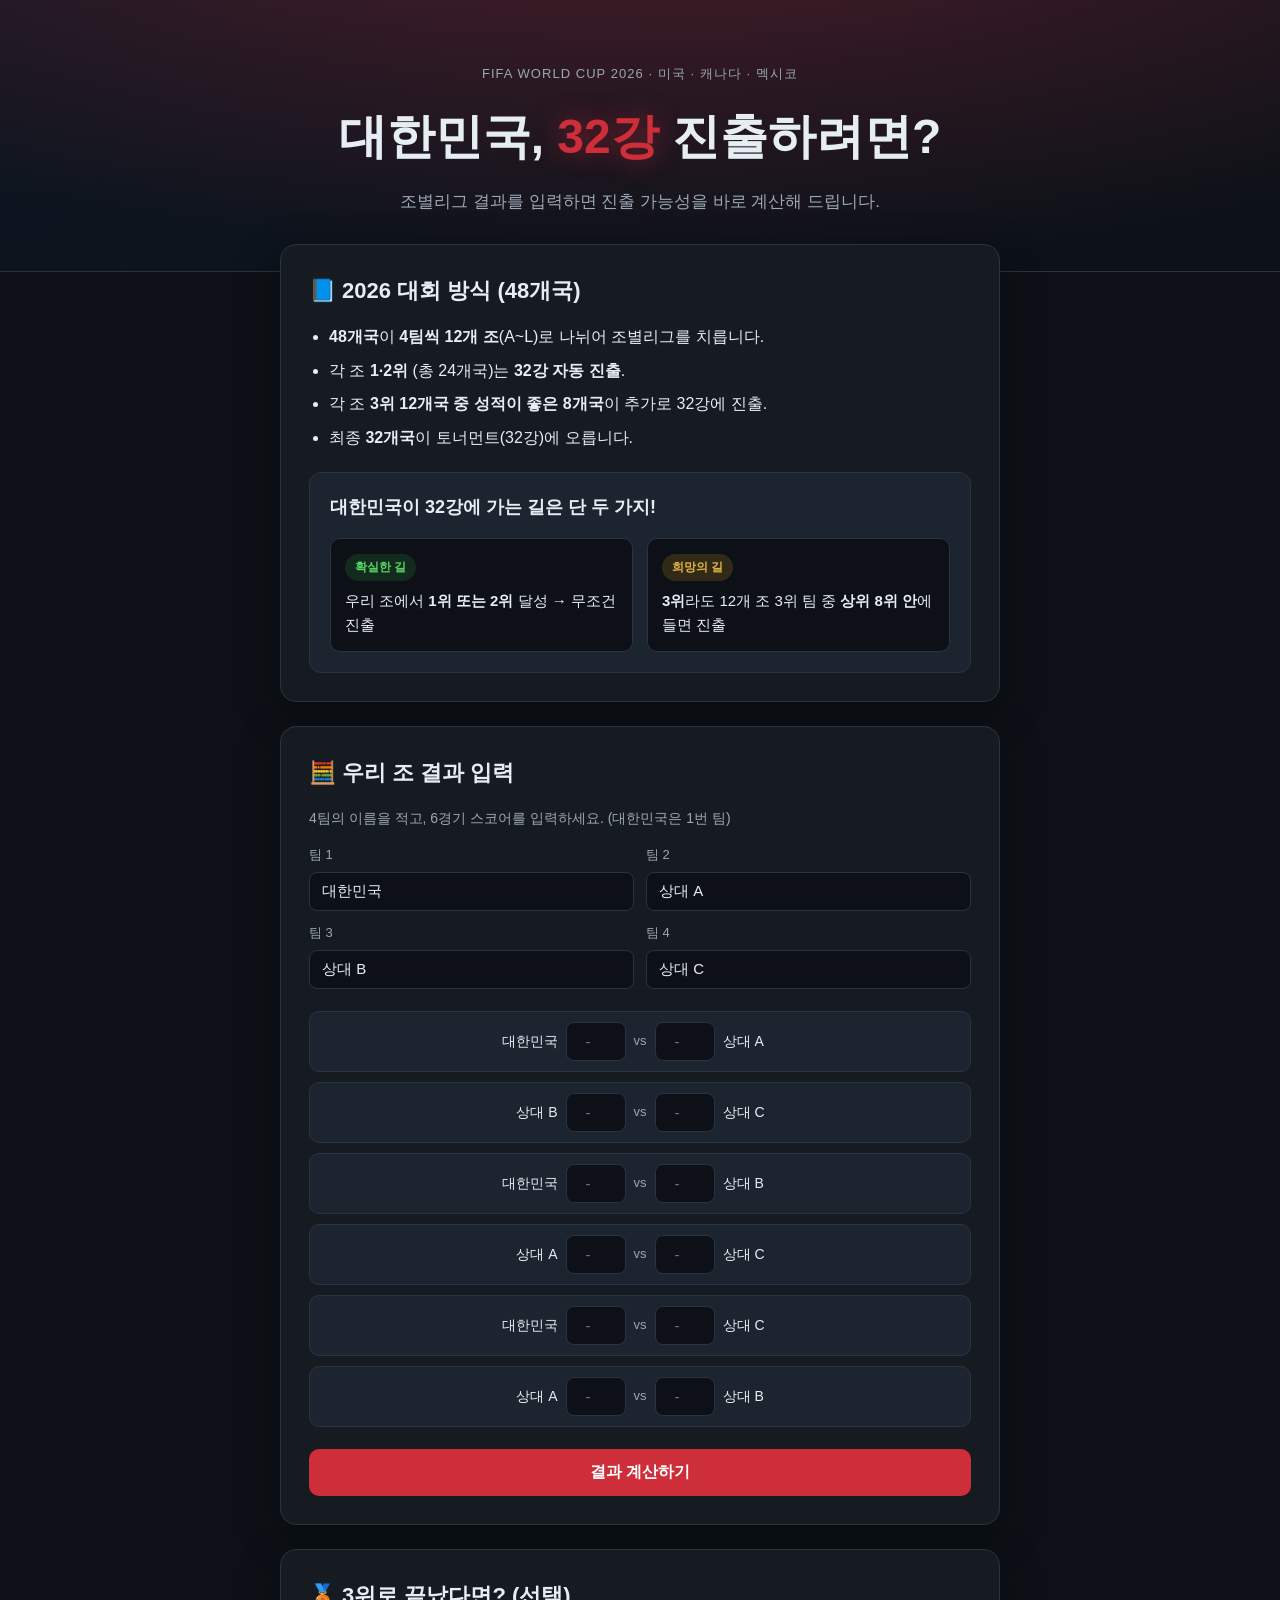
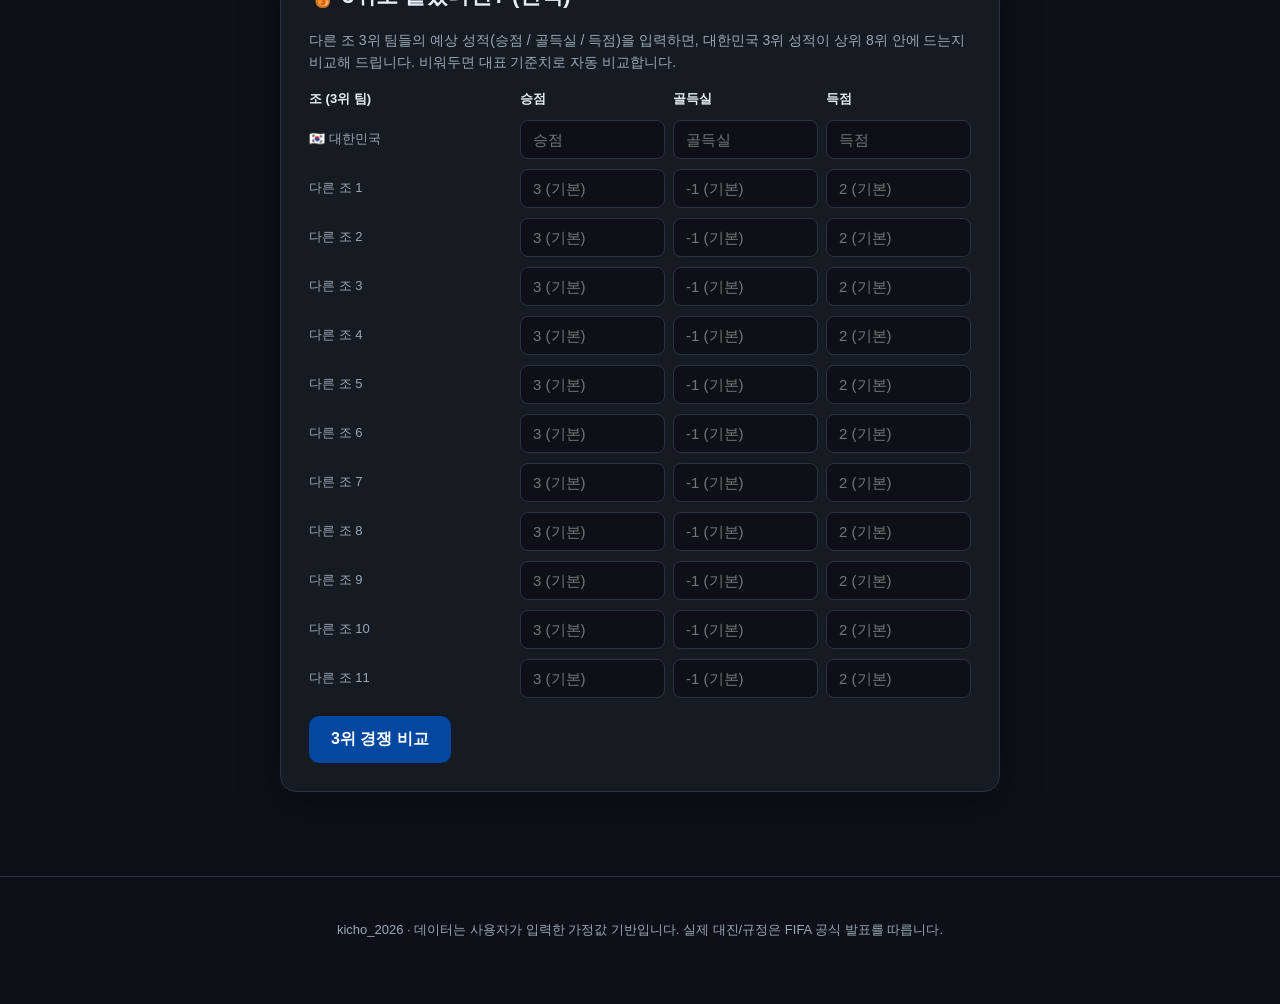
<file: index.html>
<!DOCTYPE html>
<html lang="ko">
<head>
  <meta charset="UTF-8" />
  <meta name="viewport" content="width=device-width, initial-scale=1.0" />
  <title>대한민국 32강 진출 시나리오 · 2026 월드컵</title>
  <link rel="stylesheet" href="styles.css" />
</head>
<body>
  <header class="hero">
    <div class="hero-inner">
      <p class="kicker">FIFA World Cup 2026 · 미국 · 캐나다 · 멕시코</p>
      <h1>대한민국, <span class="accent">32강</span> 진출하려면?</h1>
      <p class="subtitle">조별리그 결과를 입력하면 진출 가능성을 바로 계산해 드립니다.</p>
    </div>
  </header>

  <main>
    <!-- 규칙 설명 -->
    <section class="card">
      <h2>📘 2026 대회 방식 (48개국)</h2>
      <ul class="rules">
        <li><strong>48개국</strong>이 <strong>4팀씩 12개 조</strong>(A~L)로 나뉘어 조별리그를 치릅니다.</li>
        <li>각 조 <strong>1·2위</strong> (총 24개국)는 <strong>32강 자동 진출</strong>.</li>
        <li>각 조 <strong>3위 12개국 중 성적이 좋은 8개국</strong>이 추가로 32강에 진출.</li>
        <li>최종 <strong>32개국</strong>이 토너먼트(32강)에 오릅니다.</li>
      </ul>
      <div class="verdict-box">
        <p class="big">대한민국이 32강에 가는 길은 단 두 가지!</p>
        <div class="paths">
          <div class="path">
            <span class="tag tag-green">확실한 길</span>
            <p>우리 조에서 <strong>1위 또는 2위</strong> 달성 → 무조건 진출</p>
          </div>
          <div class="path">
            <span class="tag tag-amber">희망의 길</span>
            <p><strong>3위</strong>라도 12개 조 3위 팀 중 <strong>상위 8위 안</strong>에 들면 진출</p>
          </div>
        </div>
      </div>
    </section>

    <!-- 계산기 -->
    <section class="card">
      <h2>🧮 우리 조 결과 입력</h2>
      <p class="hint">4팀의 이름을 적고, 6경기 스코어를 입력하세요. (대한민국은 1번 팀)</p>

      <div class="teams-grid" id="teamsGrid">
        <label>팀 1 <input type="text" id="team0" value="대한민국" /></label>
        <label>팀 2 <input type="text" id="team1" value="상대 A" /></label>
        <label>팀 3 <input type="text" id="team2" value="상대 B" /></label>
        <label>팀 4 <input type="text" id="team3" value="상대 C" /></label>
      </div>

      <div class="matches" id="matches"></div>

      <button id="calcBtn" class="primary">결과 계산하기</button>

      <div id="result" class="result hidden"></div>
    </section>

    <!-- 3위 진출 입력 -->
    <section class="card" id="thirdSection">
      <h2>🥉 3위로 끝났다면? (선택)</h2>
      <p class="hint">
        다른 조 3위 팀들의 예상 성적(승점 / 골득실 / 득점)을 입력하면,
        대한민국 3위 성적이 상위 8위 안에 드는지 비교해 드립니다.
        비워두면 대표 기준치로 자동 비교합니다.
      </p>
      <div id="thirdPlaceInputs" class="third-grid"></div>
      <button id="thirdBtn" class="secondary">3위 경쟁 비교</button>
      <div id="thirdResult" class="result hidden"></div>
    </section>
  </main>

  <footer>
    <p>kicho_2026 · 데이터는 사용자가 입력한 가정값 기반입니다. 실제 대진/규정은 FIFA 공식 발표를 따릅니다.</p>
  </footer>

  <script src="app.js"></script>
</body>
</html>
</file>
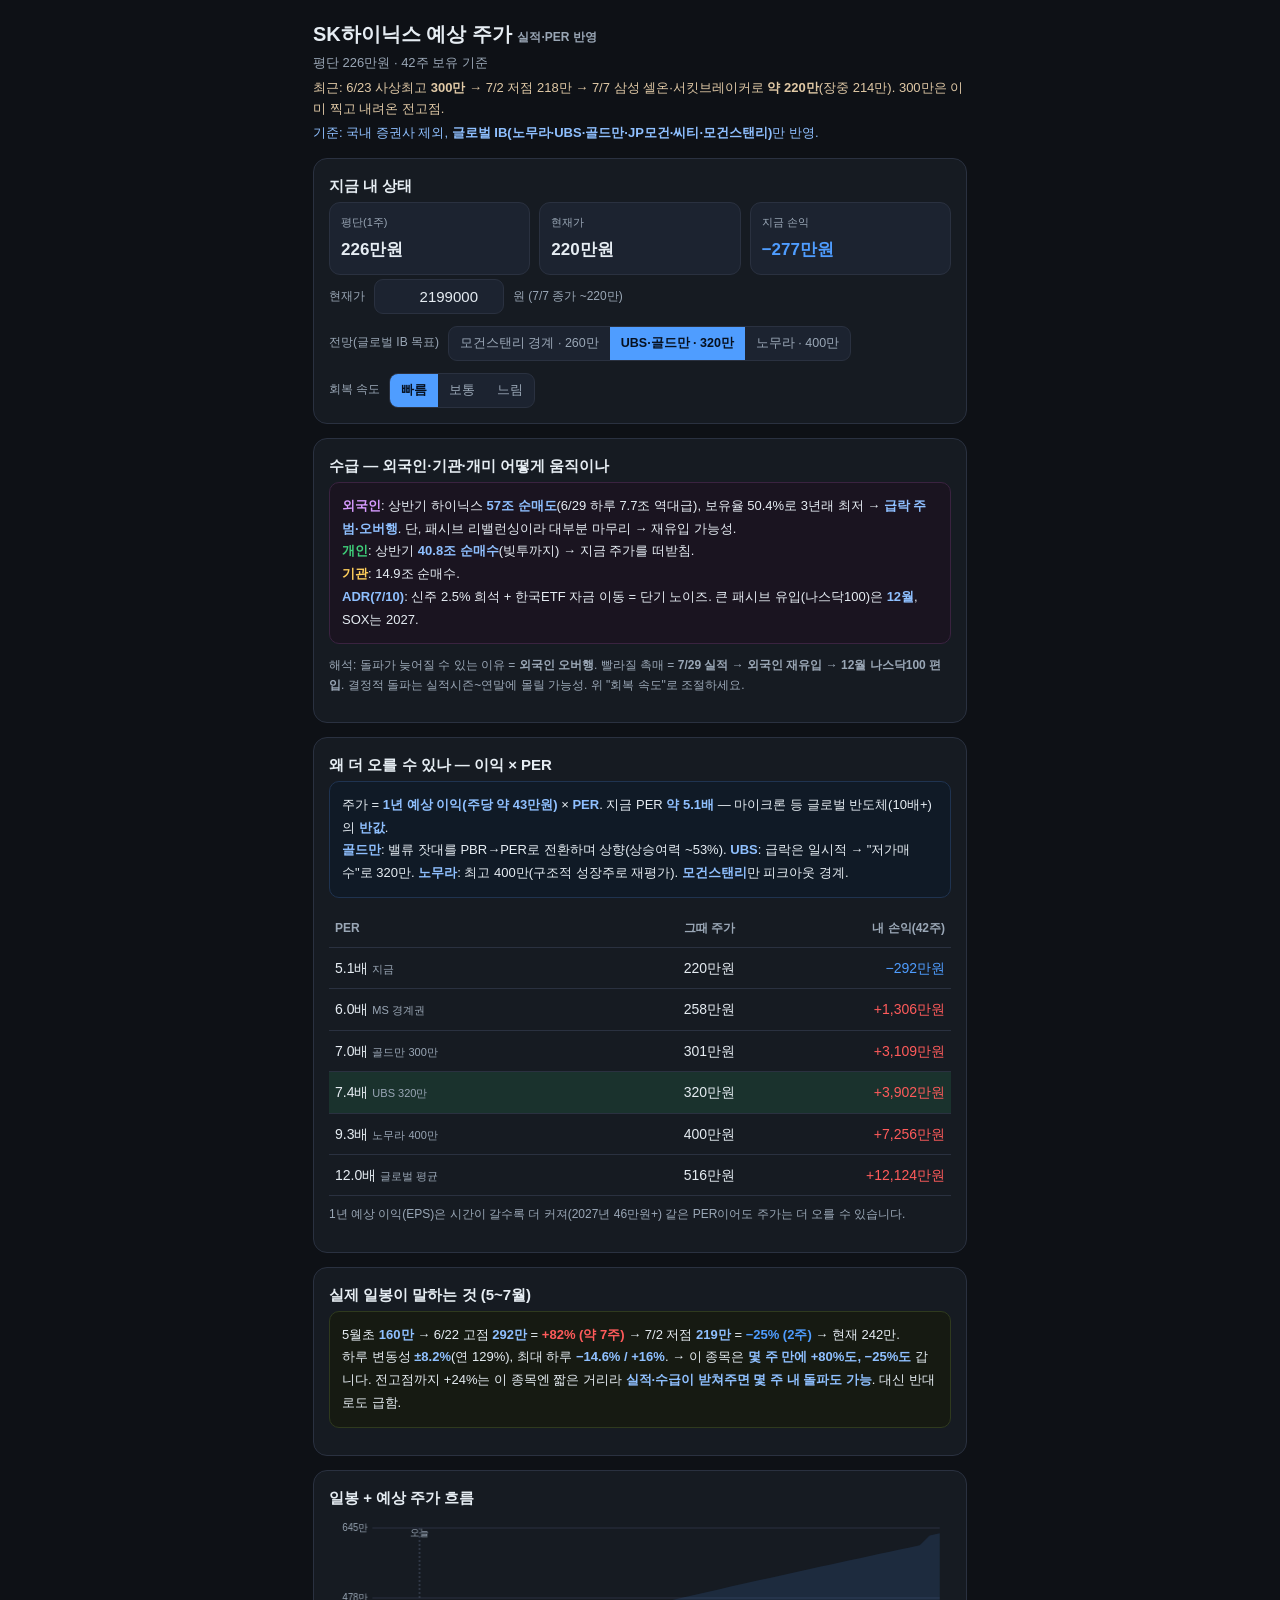
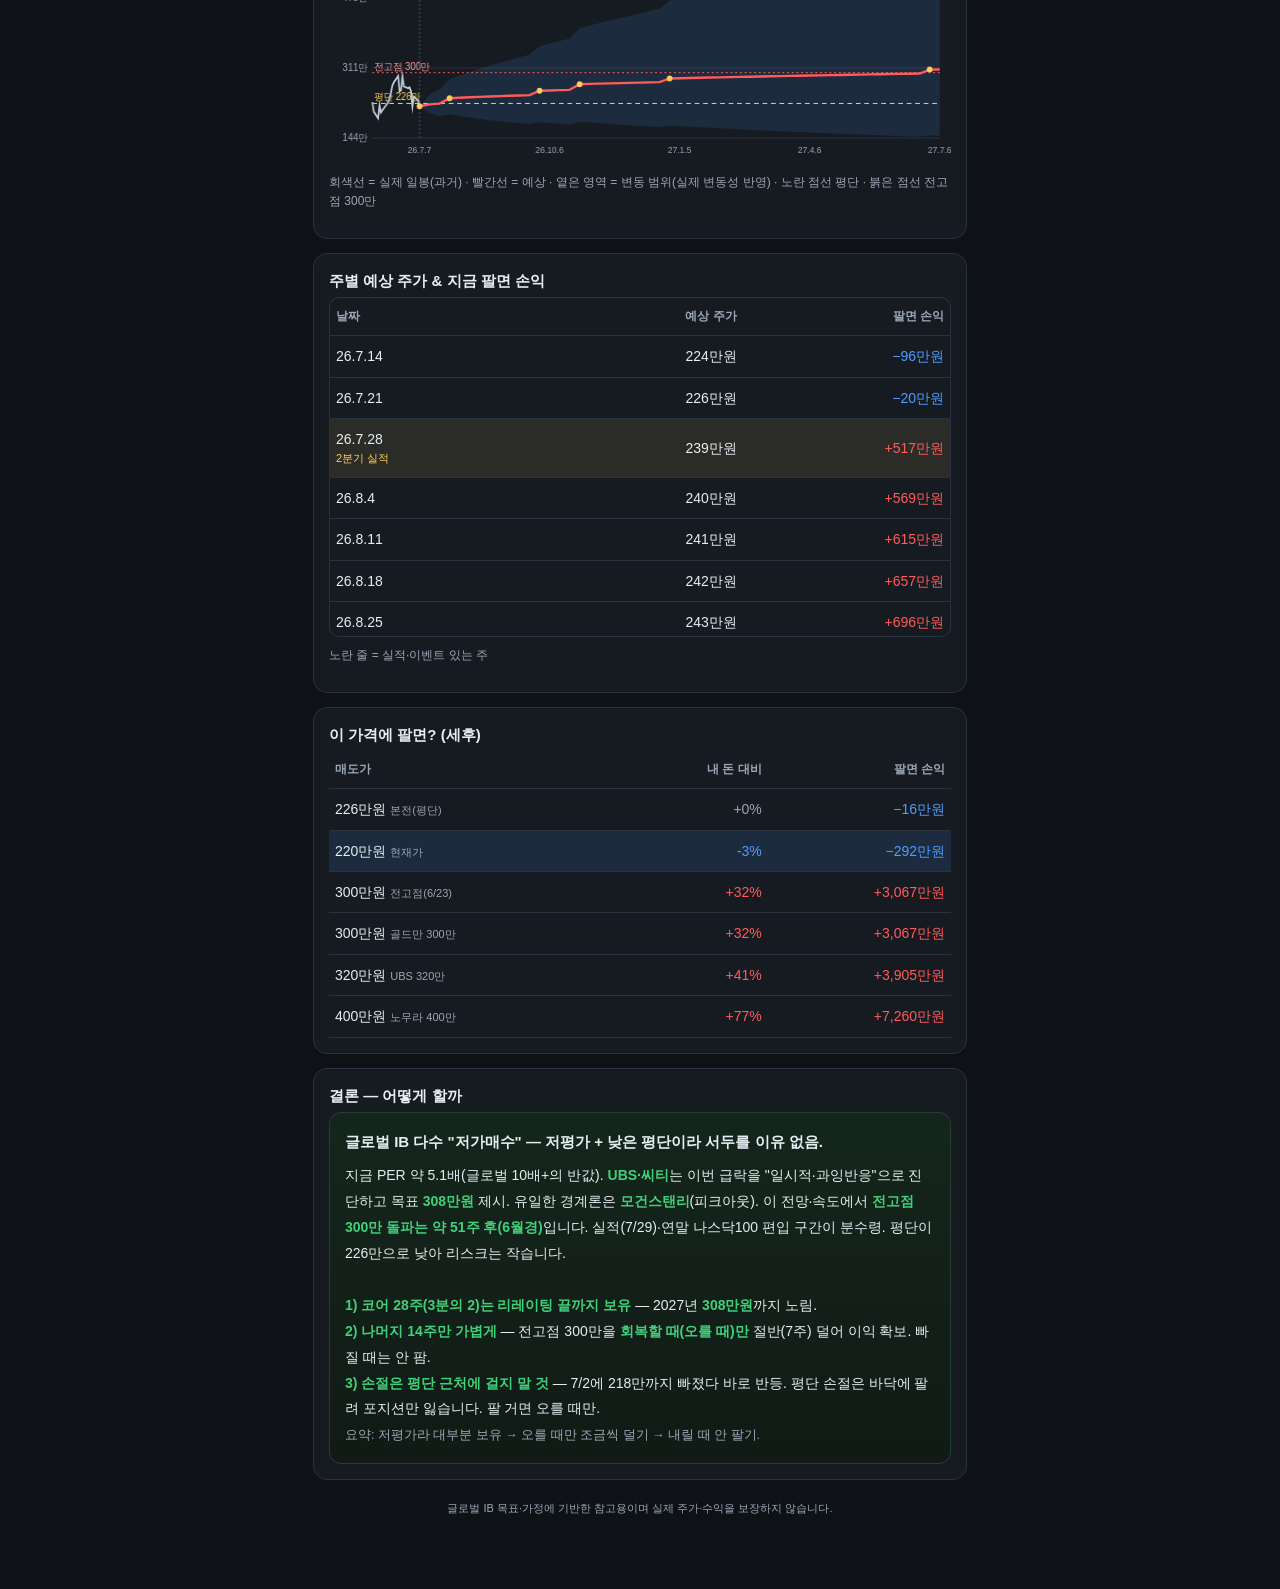
<file: hynix-profit-analysis/index.html>
<!DOCTYPE html>
<html lang="ko">
<head>
<meta charset="UTF-8" />
<meta name="viewport" content="width=device-width, initial-scale=1.0, viewport-fit=cover" />
<title>하이닉스 예상 주가 (실적·PER 반영)</title>
<style>
  :root{--bg:#0e1116;--panel:#161b22;--panel-2:#1c2330;--line:#2a3140;--text:#e6edf3;--muted:#9aa7b6;--accent:#4f9dff;--up:#ff5b5b;--down:#4f9dff;--gold:#ffcf5c;--green:#3fd07a}
  *{box-sizing:border-box}html{-webkit-text-size-adjust:100%}
  body{margin:0;font-family:-apple-system,BlinkMacSystemFont,"Segoe UI","Apple SD Gothic Neo","맑은 고딕",Roboto,sans-serif;background:var(--bg);color:var(--text);line-height:1.6;-webkit-font-smoothing:antialiased}
  .wrap{max-width:680px;margin:0 auto;padding:18px 13px 60px}
  h1{margin:0 0 3px;font-size:20px}
  .lead{color:var(--muted);font-size:13px;margin:0 0 4px}
  .panel{background:var(--panel);border:1px solid var(--line);border-radius:14px;padding:15px;margin-top:14px}
  .panel h2{margin:0 0 4px;font-size:15px;font-weight:700}
  .panel .sub{color:var(--muted);font-size:12.5px;margin:0 0 12px}
  .cards{display:grid;grid-template-columns:1fr 1fr 1fr;gap:9px}
  @media(max-width:430px){.cards{grid-template-columns:1fr 1fr}}
  .card{background:var(--panel-2);border:1px solid var(--line);border-radius:11px;padding:11px}
  .card .k{font-size:11px;color:var(--muted)}
  .card .v{font-size:17px;font-weight:800;margin-top:4px}
  .up{color:var(--up)}.down{color:var(--down)}.muted{color:var(--muted)}.green{color:var(--green)}.gold{color:var(--gold)}
  canvas{width:100%;max-width:100%;height:250px;display:block;touch-action:pan-y}
  table{width:100%;border-collapse:collapse;font-size:14px}
  th,td{padding:9px 6px;text-align:right;border-bottom:1px solid var(--line);white-space:nowrap}
  th{color:var(--muted);font-weight:600;font-size:12px}
  td:first-child,th:first-child{text-align:left}
  tr.ev td{background:rgba(255,207,92,.09)}
  tr.hl td{background:rgba(63,208,122,.12)}
  tr.now2 td{background:rgba(79,157,255,.12)}
  .evname{font-size:11px;color:var(--gold);display:block}
  .twrap{max-height:340px;overflow-y:auto;-webkit-overflow-scrolling:touch;border:1px solid var(--line);border-radius:10px}
  .tip{font-size:12px;color:var(--muted);margin-top:9px}
  .concl{background:linear-gradient(180deg,#14261c,#111a15);border:1px solid #23402e;border-radius:12px;padding:15px;font-size:14px;line-height:1.85}
  .concl b{color:var(--green)}
  .concl .big{font-size:15px;font-weight:800;margin-bottom:8px;color:var(--text)}
  .in{display:flex;gap:9px;align-items:center;margin-top:4px;flex-wrap:wrap}
  .in label{font-size:12px;color:var(--muted)}
  .in input{width:130px;padding:8px 10px;border-radius:9px;background:var(--panel-2);border:1px solid var(--line);color:var(--text);font-size:15px;text-align:right;outline:none}
  .seg{display:inline-flex;background:var(--panel-2);border:1px solid var(--line);border-radius:9px;overflow:hidden;margin-top:2px}
  .seg button{background:none;border:none;color:var(--muted);padding:8px 11px;font-size:12.5px;cursor:pointer}
  .seg button.on{background:var(--accent);color:#06101f;font-weight:700}
  .foot{margin-top:20px;color:var(--muted);font-size:11px;text-align:center}
  .why{background:#101a26;border:1px solid #1f3350;border-radius:10px;padding:12px;font-size:13px;line-height:1.75;margin-bottom:12px}
  .why b{color:#8fc0ff}
</style>
</head>
<body>
<div class="wrap">
  <h1>SK하이닉스 예상 주가 <span style="font-size:12px;color:var(--muted)">실적·PER 반영</span></h1>
  <p class="lead">평단 226만원 · 42주 보유 기준</p>
  <p class="lead" style="color:#e0c9a6">최근: 6/23 사상최고 <b>300만</b> → 7/2 저점 218만 → 7/7 삼성 셀온·서킷브레이커로 <b>약 220만</b>(장중 214만). 300만은 이미 찍고 내려온 전고점.</p>
  <p class="lead" style="color:#8fc0ff">기준: 국내 증권사 제외, <b>글로벌 IB(노무라·UBS·골드만·JP모건·씨티·모건스탠리)</b>만 반영.</p>

  <section class="panel">
    <h2>지금 내 상태</h2>
    <div class="cards" id="now"></div>
    <div class="in"><label>현재가</label><input id="cur" type="number" value="2199000" step="1000"/><span class="muted" style="font-size:12px">원 (7/7 종가 ~220만)</span></div>
    <div class="in" style="margin-top:10px"><label>전망(글로벌 IB 목표)</label>
      <span class="seg" id="seg">
        <button data-price="2600000">모건스탠리 경계 · 260만</button>
        <button data-price="3200000" class="on">UBS·골드만 · 320만</button>
        <button data-price="4000000">노무라 · 400만</button>
      </span>
    </div>
    <div class="in" style="margin-top:10px"><label>회복 속도</label>
      <span class="seg" id="segspeed">
        <button data-s="0.5" class="on">빠름</button>
        <button data-s="1">보통</button>
        <button data-s="1.8">느림</button>
      </span>
    </div>
  </section>

  <section class="panel">
    <h2>수급 — 외국인·기관·개미 어떻게 움직이나</h2>
    <div class="why" style="background:#1a1420;border-color:#3a2340">
      <b style="color:#d79bff">외국인</b>: 상반기 하이닉스 <b>57조 순매도</b>(6/29 하루 7.7조 역대급), 보유율 50.4%로 3년래 최저 → <b>급락 주범·오버행</b>. 단, 패시브 리밸런싱이라 대부분 마무리 → 재유입 가능성.<br>
      <b style="color:#3fd07a">개인</b>: 상반기 <b>40.8조 순매수</b>(빚투까지) → 지금 주가를 떠받침.<br>
      <b style="color:#ffcf5c">기관</b>: 14.9조 순매수.<br>
      <b style="color:#8fc0ff">ADR(7/10)</b>: 신주 2.5% 희석 + 한국ETF 자금 이동 = 단기 노이즈. 큰 패시브 유입(나스닥100)은 <b>12월</b>, SOX는 2027.
    </div>
    <p class="tip">해석: 돌파가 늦어질 수 있는 이유 = <b>외국인 오버행</b>. 빨라질 촉매 = <b>7/29 실적 → 외국인 재유입 → 12월 나스닥100 편입</b>. 결정적 돌파는 실적시즌~연말에 몰릴 가능성. 위 "회복 속도"로 조절하세요.</p>
  </section>

  <section class="panel">
    <h2>왜 더 오를 수 있나 — 이익 × PER</h2>
    <div class="why">
      주가 = <b>1년 예상 이익(주당 약 43만원)</b> × <b>PER</b>. 지금 PER <b id="curper">약 5.1배</b> — 마이크론 등 글로벌 반도체(10배+)의 <b>반값</b>.<br>
      <b>골드만</b>: 밸류 잣대를 PBR→PER로 전환하며 상향(상승여력 ~53%). <b>UBS</b>: 급락은 일시적 → "저가매수"로 320만. <b>노무라</b>: 최고 400만(구조적 성장주로 재평가). <b>모건스탠리</b>만 피크아웃 경계.
    </div>
    <table id="valu"><thead><tr><th>PER</th><th>그때 주가</th><th>내 손익(42주)</th></tr></thead><tbody></tbody></table>
    <p class="tip">1년 예상 이익(EPS)은 시간이 갈수록 더 커져(2027년 46만원+) 같은 PER이어도 주가는 더 오를 수 있습니다.</p>
  </section>

  <section class="panel">
    <h2>실제 일봉이 말하는 것 (5~7월)</h2>
    <div class="why" style="background:#161a12;border-color:#2f3a1e">
      5월초 <b>160만</b> → 6/22 고점 <b>292만</b> = <b style="color:#ff5b5b">+82% (약 7주)</b> → 7/2 저점 <b>219만</b> = <b style="color:#4f9dff">−25% (2주)</b> → 현재 242만.<br>
      하루 변동성 <b>±8.2%</b>(연 129%), 최대 하루 <b>−14.6% / +16%</b>. → 이 종목은 <b>몇 주 만에 +80%도, −25%도</b> 갑니다. 전고점까지 +24%는 이 종목엔 짧은 거리라 <b>실적·수급이 받쳐주면 몇 주 내 돌파도 가능</b>. 대신 반대로도 급함.
    </div>
  </section>

  <section class="panel">
    <h2>일봉 + 예상 주가 흐름</h2>
    <canvas id="chart" width="660" height="250"></canvas>
    <p class="tip">회색선 = 실제 일봉(과거) · 빨간선 = 예상 · 옅은 영역 = 변동 범위(실제 변동성 반영) · 노란 점선 평단 · 붉은 점선 전고점 300만</p>
  </section>

  <section class="panel">
    <h2>주별 예상 주가 & 지금 팔면 손익</h2>
    <div class="twrap"><table id="weekly"><thead><tr><th>날짜</th><th>예상 주가</th><th>팔면 손익</th></tr></thead><tbody></tbody></table></div>
    <p class="tip">노란 줄 = 실적·이벤트 있는 주</p>
  </section>

  <section class="panel">
    <h2>이 가격에 팔면? (세후)</h2>
    <table id="targets"><thead><tr><th>매도가</th><th>내 돈 대비</th><th>팔면 손익</th></tr></thead><tbody></tbody></table>
  </section>

  <section class="panel">
    <h2>결론 — 어떻게 할까</h2>
    <div class="concl" id="concl"></div>
  </section>

  <p class="foot">글로벌 IB 목표·가정에 기반한 참고용이며 실제 주가·수익을 보장하지 않습니다.</p>
</div>

<script>
const $=(id)=>document.getElementById(id);
const AVG=2264880, QTY=42;
const FWD_EPS=430000;   // 12개월 선행 EPS(컨센). 골드만/노무라도 PER 기반 재평가 논리
const PEAK=3000000, LOW=2187000;
const AFTERTAX=0.99835; // 세금+수수료 대략
const man=(n)=>Math.round(n/10000).toLocaleString("ko-KR")+"만원";
const plMan=(n)=>(n>=0?"+":"−")+Math.abs(Math.round(n/10000)).toLocaleString("ko-KR")+"만원";
const pctv=(n)=>(n>=0?"+":"")+Math.round(n)+"%";
const cls=(n)=>n>0?"up":n<0?"down":"muted";

const START=new Date("2026-07-07");
const EVENTS=[
  {d:"2026-07-10",n:"ADR 나스닥 상장",j:4},
  {d:"2026-07-29",n:"2분기 실적",j:5},
  {d:"2026-09-30",n:"엔비디아·업황",j:4},
  {d:"2026-10-28",n:"3분기 실적",j:5},
  {d:"2026-12-31",n:"연말·HBM4",j:3},
  {d:"2027-06-30",n:"슈퍼사이클",j:3},
];
// 실제 일봉 종가 (2026, 네이버·인베스팅)
const HIST=[
  ["2026-06-04",2298000],["2026-06-05",2070000],["2026-06-08",1911000],["2026-06-09",2215000],
  ["2026-06-10",2048000],["2026-06-11",2101000],["2026-06-12",2150000],["2026-06-15",2288000],
  ["2026-06-16",2382000],["2026-06-17",2521000],["2026-06-18",2685000],["2026-06-19",2764000],
  ["2026-06-22",2919000],["2026-06-23",2555000],["2026-06-24",2580000],["2026-06-25",2917000],
  ["2026-06-26",2673000],["2026-06-29",2628000],["2026-06-30",2650000],["2026-07-01",2560000],
  ["2026-07-02",2187000],["2026-07-03",2425000],["2026-07-06",2341000],["2026-07-07",2199000],
];
const VOL_W=0.10;  // 향후 주간 변동성(실제 일 8.2%·연 129% 과열을 다소 진정한 가정)
const WEEKS=52;
const wIndex=(iso)=>Math.round((new Date(iso)-START)/(7*864e5));
const wDate=(w)=>{const dt=new Date(START);dt.setDate(dt.getDate()+w*7);return dt;};
const fmtD=(dt)=>`${dt.getFullYear()%100}.${dt.getMonth()+1}.${dt.getDate()}`;

let targetPrice=3200000;  // 글로벌 IB 목표가 프리셋
let speed=0.5;   // 회복 속도: 0.5=빠름(초반 급등), 1=보통, 1.8=느림(후반 집중)

function buildPath(cur){
  const target=targetPrice;
  const evByWeek={};let prodEv=1;
  EVENTS.forEach(e=>{const w=wIndex(e.d);if(w>=0&&w<=WEEKS){evByWeek[w]=e;prodEv*=(1+e.j/100);}});
  // 드리프트 총량 G를 회복 속도(shape)에 따라 앞/뒤로 배분. 끝점은 항상 target.
  const G=target/(cur*prodEv);
  const path=[cur];let cumEv=1;
  for(let w=1;w<=WEEKS;w++){
    if(evByWeek[w])cumEv*=(1+evByWeek[w].j/100);
    const frac=Math.pow(w/WEEKS, speed);
    path.push(cur*Math.pow(G,frac)*cumEv);
  }
  return {path,evByWeek,target};
}

function renderNow(cur){
  const pl=(cur-AVG)*QTY, rate=(cur/AVG-1)*100;
  $("now").innerHTML=[
    {k:"평단(1주)",v:man(AVG)},{k:"현재가",v:man(cur)},{k:"지금 손익",v:plMan(pl),c:cls(pl)},
  ].map(c=>`<div class="card"><div class="k">${c.k}</div><div class="v ${c.c||""}">${c.v}</div></div>`).join("");
  $("curper").textContent="약 "+(cur/FWD_EPS).toFixed(1)+"배";
}

function renderValu(cur){
  const curPer=cur/FWD_EPS;
  const rows=[
    {per:curPer,t:"지금"},{per:6,t:"MS 경계권"},{per:7,t:"골드만 300만"},{per:7.44,t:"UBS 320만"},{per:9.3,t:"노무라 400만"},{per:12,t:"글로벌 평균"},
  ];
  const tgtPer=targetPrice/FWD_EPS;
  $("valu").querySelector("tbody").innerHTML=rows.map(r=>{
    const price=FWD_EPS*r.per, pl=(price*AFTERTAX-AVG)*QTY;
    const hl=Math.abs(r.per-tgtPer)<0.1;
    return `<tr class="${hl?"hl":""}"><td>${r.per.toFixed(1)}배 <span class="muted" style="font-size:11px">${r.t}</span></td>
      <td>${man(price)}</td><td class="${cls(pl)}">${plMan(pl)}</td></tr>`;
  }).join("");
}

function breakoutWeek(path){for(let w=1;w<=WEEKS;w++)if(path[w]>=PEAK)return w;return -1;}

function renderWeekly(path,evByWeek){
  const bw=breakoutWeek(path);let rows="";
  for(let w=1;w<=WEEKS;w++){const price=path[w],pl=(price-AVG)*QTY,ev=evByWeek[w];
    const isBk=(w===bw);
    rows+=`<tr class="${isBk?"hl":ev?"ev":""}"><td>${fmtD(wDate(w))}${isBk?'<span class="evname" style="color:#3fd07a">전고점 300만 돌파</span>':ev?`<span class="evname">${ev.n}</span>`:""}</td>
      <td>${man(price)}</td><td class="${cls(pl)}">${plMan(pl)}</td></tr>`;}
  $("weekly").querySelector("tbody").innerHTML=rows;
}

function renderTargets(cur){
  const rows=[
    {n:"본전(평단)",p:AVG},{n:"현재가",p:cur},{n:"전고점(6/23)",p:PEAK},
    {n:"골드만 300만",p:3000000},{n:"UBS 320만",p:3200000},{n:"노무라 400만",p:4000000},
  ];
  $("targets").querySelector("tbody").innerHTML=rows.map(r=>{
    const net=(r.p*AFTERTAX-AVG)*QTY,d=(r.p/AVG-1)*100;
    const now2=Math.abs(r.p-cur)<1;
    return `<tr class="${now2?"now2":""}"><td>${man(r.p)} <span class="muted" style="font-size:11px">${r.n}</span></td>
      <td class="${cls(d)}">${pctv(d)}</td><td class="${cls(net)}">${plMan(net)}</td></tr>`;
  }).join("");
}

function drawChart(path,evByWeek){
  const cv=$("chart"),ctx=cv.getContext("2d"),W=cv.width,H=cv.height;ctx.clearRect(0,0,W,H);
  const padL=46,padR=12,padT=14,padB=26,x0=padL,x1=W-padR,y0=H-padB,y1=padT;
  const histPts=HIST.map(h=>({t:new Date(h[0]).getTime(),v:h[1]}));
  const fcPts=path.map((v,w)=>({t:wDate(w).getTime(),v,w}));
  const up=fcPts.map(p=>p.v*Math.exp(VOL_W*Math.sqrt(p.w))),dn=fcPts.map(p=>p.v*Math.exp(-VOL_W*Math.sqrt(p.w)));
  const tmin=histPts[0].t, tmax=fcPts[fcPts.length-1].t;
  const lo=Math.min(...histPts.map(p=>p.v),...dn,AVG)*0.98, hi=Math.max(...histPts.map(p=>p.v),...up,PEAK)*1.02;
  const sx=(t)=>x0+((t-tmin)/(tmax-tmin))*(x1-x0), sy=(v)=>y0-((v-lo)/(hi-lo))*(y0-y1);
  ctx.strokeStyle="#2a3140";ctx.fillStyle="#9aa7b6";ctx.font="10px sans-serif";
  for(let g=0;g<=3;g++){const v=lo+(hi-lo)*g/3,y=sy(v);ctx.beginPath();ctx.moveTo(x0,y);ctx.lineTo(x1,y);ctx.stroke();
    ctx.textAlign="right";ctx.fillText(Math.round(v/10000)+"만",x0-5,y+3);}
  // forecast band
  ctx.fillStyle="rgba(79,157,255,.13)";ctx.beginPath();
  fcPts.forEach((p,i)=>{const x=sx(p.t),y=sy(up[i]);i?ctx.lineTo(x,y):ctx.moveTo(x,y);});
  for(let i=fcPts.length-1;i>=0;i--)ctx.lineTo(sx(fcPts[i].t),sy(dn[i]));ctx.closePath();ctx.fill();
  // 전고점 / 평단
  if(PEAK>=lo&&PEAK<=hi){ctx.strokeStyle="#ff5b5b";ctx.setLineDash([2,3]);const yp=sy(PEAK);
    ctx.beginPath();ctx.moveTo(x0,yp);ctx.lineTo(x1,yp);ctx.stroke();ctx.setLineDash([]);
    ctx.fillStyle="#ff9b9b";ctx.textAlign="left";ctx.fillText("전고점 300만",x0+2,yp-3);}
  ctx.strokeStyle="#ffcf5c";ctx.setLineDash([5,4]);const ya=sy(AVG);
  ctx.beginPath();ctx.moveTo(x0,ya);ctx.lineTo(x1,ya);ctx.stroke();ctx.setLineDash([]);
  ctx.fillStyle="#ffcf5c";ctx.textAlign="left";ctx.fillText("평단 226만",x0+2,ya-3);
  // 오늘 경계선
  const tNow=histPts[histPts.length-1].t;ctx.strokeStyle="#4a5568";ctx.setLineDash([2,2]);
  ctx.beginPath();ctx.moveTo(sx(tNow),y1);ctx.lineTo(sx(tNow),y0);ctx.stroke();ctx.setLineDash([]);
  ctx.fillStyle="#9aa7b6";ctx.textAlign="center";ctx.fillText("오늘",sx(tNow),y1+8);
  // 실제 일봉(과거)
  ctx.strokeStyle="#c3ccd8";ctx.lineWidth=1.8;ctx.beginPath();
  histPts.forEach((p,i)=>{const x=sx(p.t),y=sy(p.v);i?ctx.lineTo(x,y):ctx.moveTo(x,y);});ctx.stroke();
  // 예상(미래)
  ctx.strokeStyle="#ff5b5b";ctx.lineWidth=2.4;ctx.beginPath();
  ctx.moveTo(sx(tNow),sy(histPts[histPts.length-1].v));
  fcPts.forEach(p=>{ctx.lineTo(sx(p.t),sy(p.v));});ctx.stroke();
  ctx.fillStyle="#ffcf5c";Object.keys(evByWeek).forEach(w=>{w=+w;ctx.beginPath();ctx.arc(sx(fcPts[w].t),sy(fcPts[w].v),3,0,7);ctx.fill();});
  ctx.fillStyle="#9aa7b6";ctx.textAlign="center";ctx.font="9px sans-serif";
  [0,13,26,39,52].forEach(w=>{ctx.fillText(fmtD(wDate(w)),sx(wDate(w).getTime()),y0+15);});
}

function renderConcl(cur,path){
  const end=path[WEEKS], dnToAvg=(cur/AVG-1)*100;
  const bw=breakoutWeek(path);
  const bkTxt = bw>0 ? `이 전망·속도에서 <b>전고점 300만 돌파는 약 ${bw}주 후(${wDate(bw).getMonth()+1}월경)</b>입니다. 실적(7/29)·연말 나스닥100 편입 구간이 분수령.` : `이 전망에서는 1년 내 전고점 300만 재돌파가 어렵게 나옵니다(전망/속도를 올려보세요).`;
  $("concl").innerHTML=`
    <div class="big">글로벌 IB 다수 "저가매수" — 저평가 + 낮은 평단이라 서두를 이유 없음.</div>
    지금 PER 약 ${(cur/FWD_EPS).toFixed(1)}배(글로벌 10배+의 반값). <b>UBS·씨티</b>는 이번 급락을 "일시적·과잉반응"으로 진단하고 목표 <b>${man(end)}</b> 제시. 유일한 경계론은 <b>모건스탠리</b>(피크아웃). ${bkTxt} 평단이 226만으로 낮아 리스크는 작습니다.<br><br>
    <b>1) 코어 28주(3분의 2)는 리레이팅 끝까지 보유</b> — 2027년 <b>${man(end)}</b>까지 노림.<br>
    <b>2) 나머지 14주만 가볍게</b> — 전고점 300만을 <b>회복할 때(오를 때)만</b> 절반(7주) 덜어 이익 확보. 빠질 때는 안 팜.<br>
    <b>3) 손절은 평단 근처에 걸지 말 것</b> — 7/2에 218만까지 빠졌다 바로 반등. 평단 손절은 바닥에 팔려 포지션만 잃습니다. 팔 거면 오를 때만.<br>
    <span class="muted" style="font-size:12.5px">요약: 저평가라 대부분 보유 → 오를 때만 조금씩 덜기 → 내릴 때 안 팔기.</span>
  `;
}

function update(){
  const cur=+$("cur").value||0;
  const {path,evByWeek}=buildPath(cur);
  renderNow(cur);renderValu(cur);renderWeekly(path,evByWeek);renderTargets(cur);drawChart(path,evByWeek);renderConcl(cur,path);
}
$("cur").addEventListener("input",update);
$("seg").addEventListener("click",(e)=>{const b=e.target.closest("button");if(!b)return;
  targetPrice=+b.dataset.price;[...$("seg").children].forEach(x=>x.classList.remove("on"));b.classList.add("on");update();});
$("segspeed").addEventListener("click",(e)=>{const b=e.target.closest("button");if(!b)return;
  speed=+b.dataset.s;[...$("segspeed").children].forEach(x=>x.classList.remove("on"));b.classList.add("on");update();});
update();
</script>
</body>
</html>
</file>
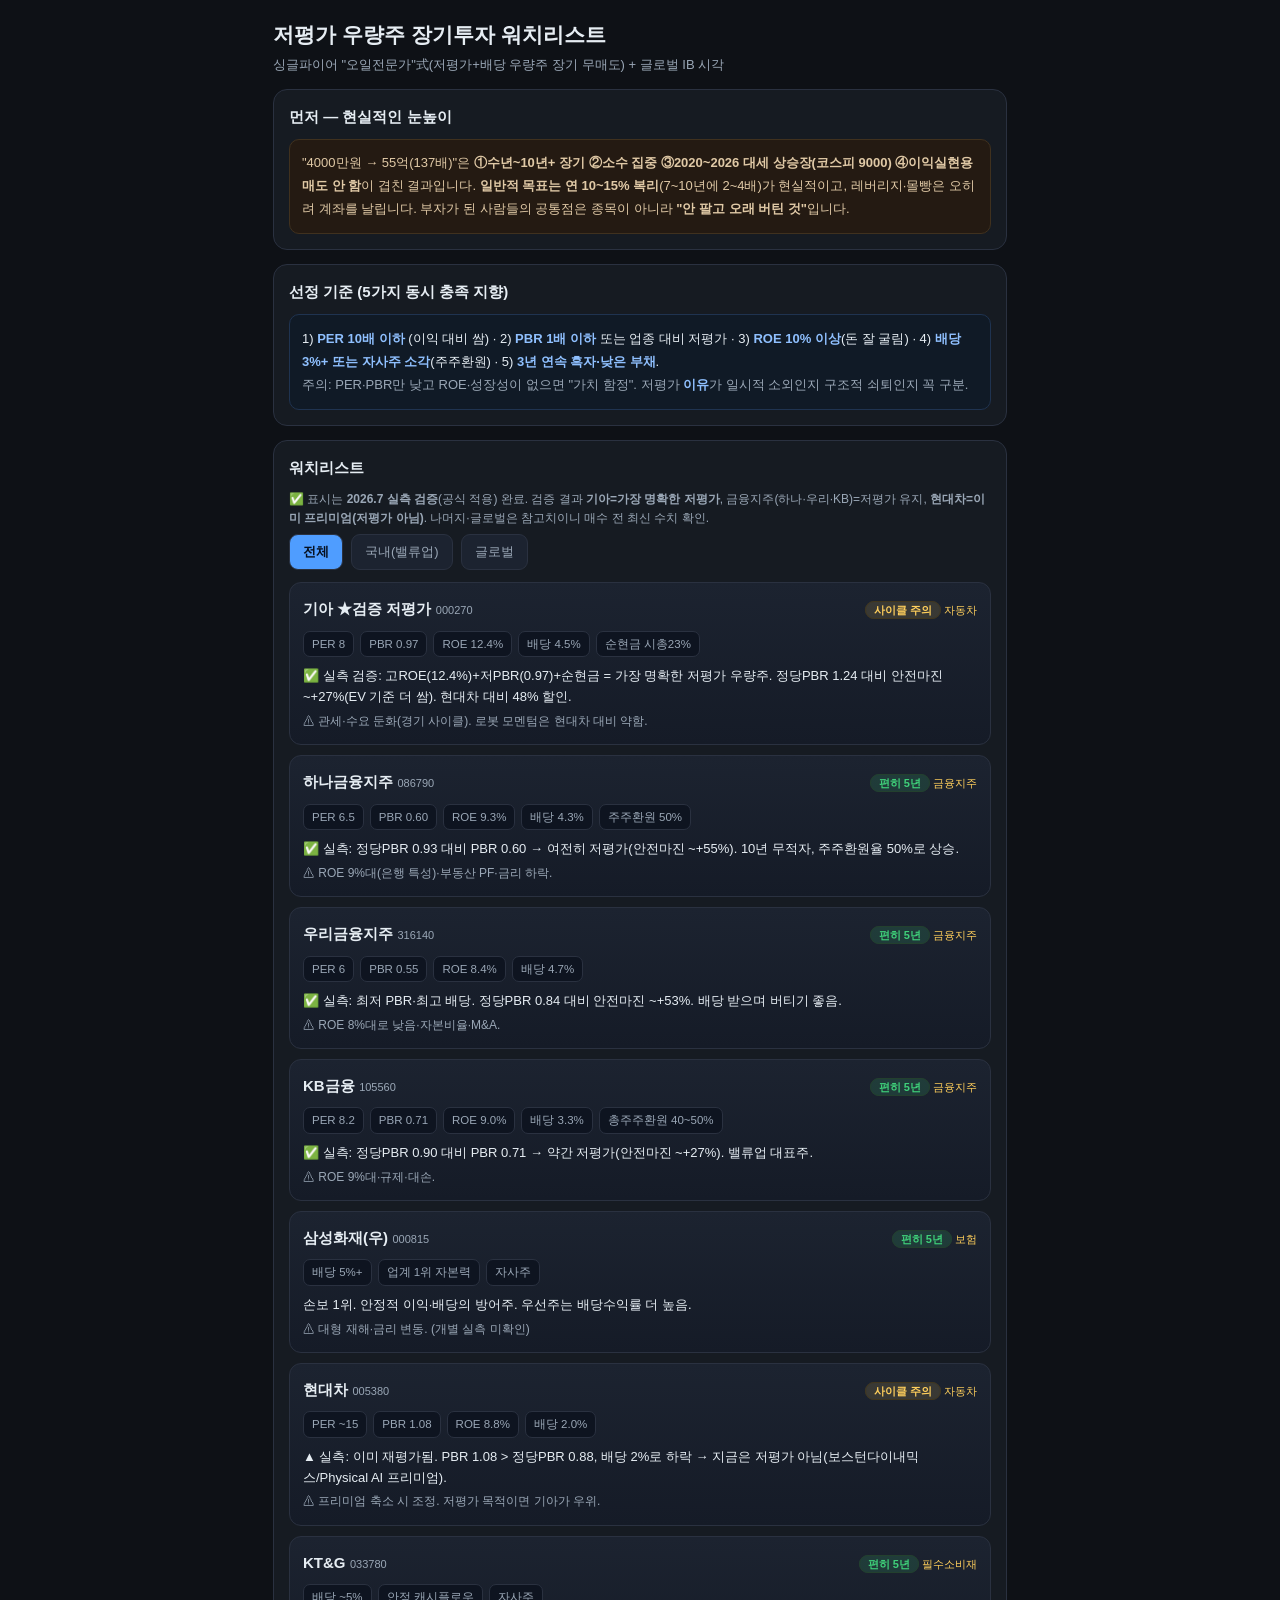
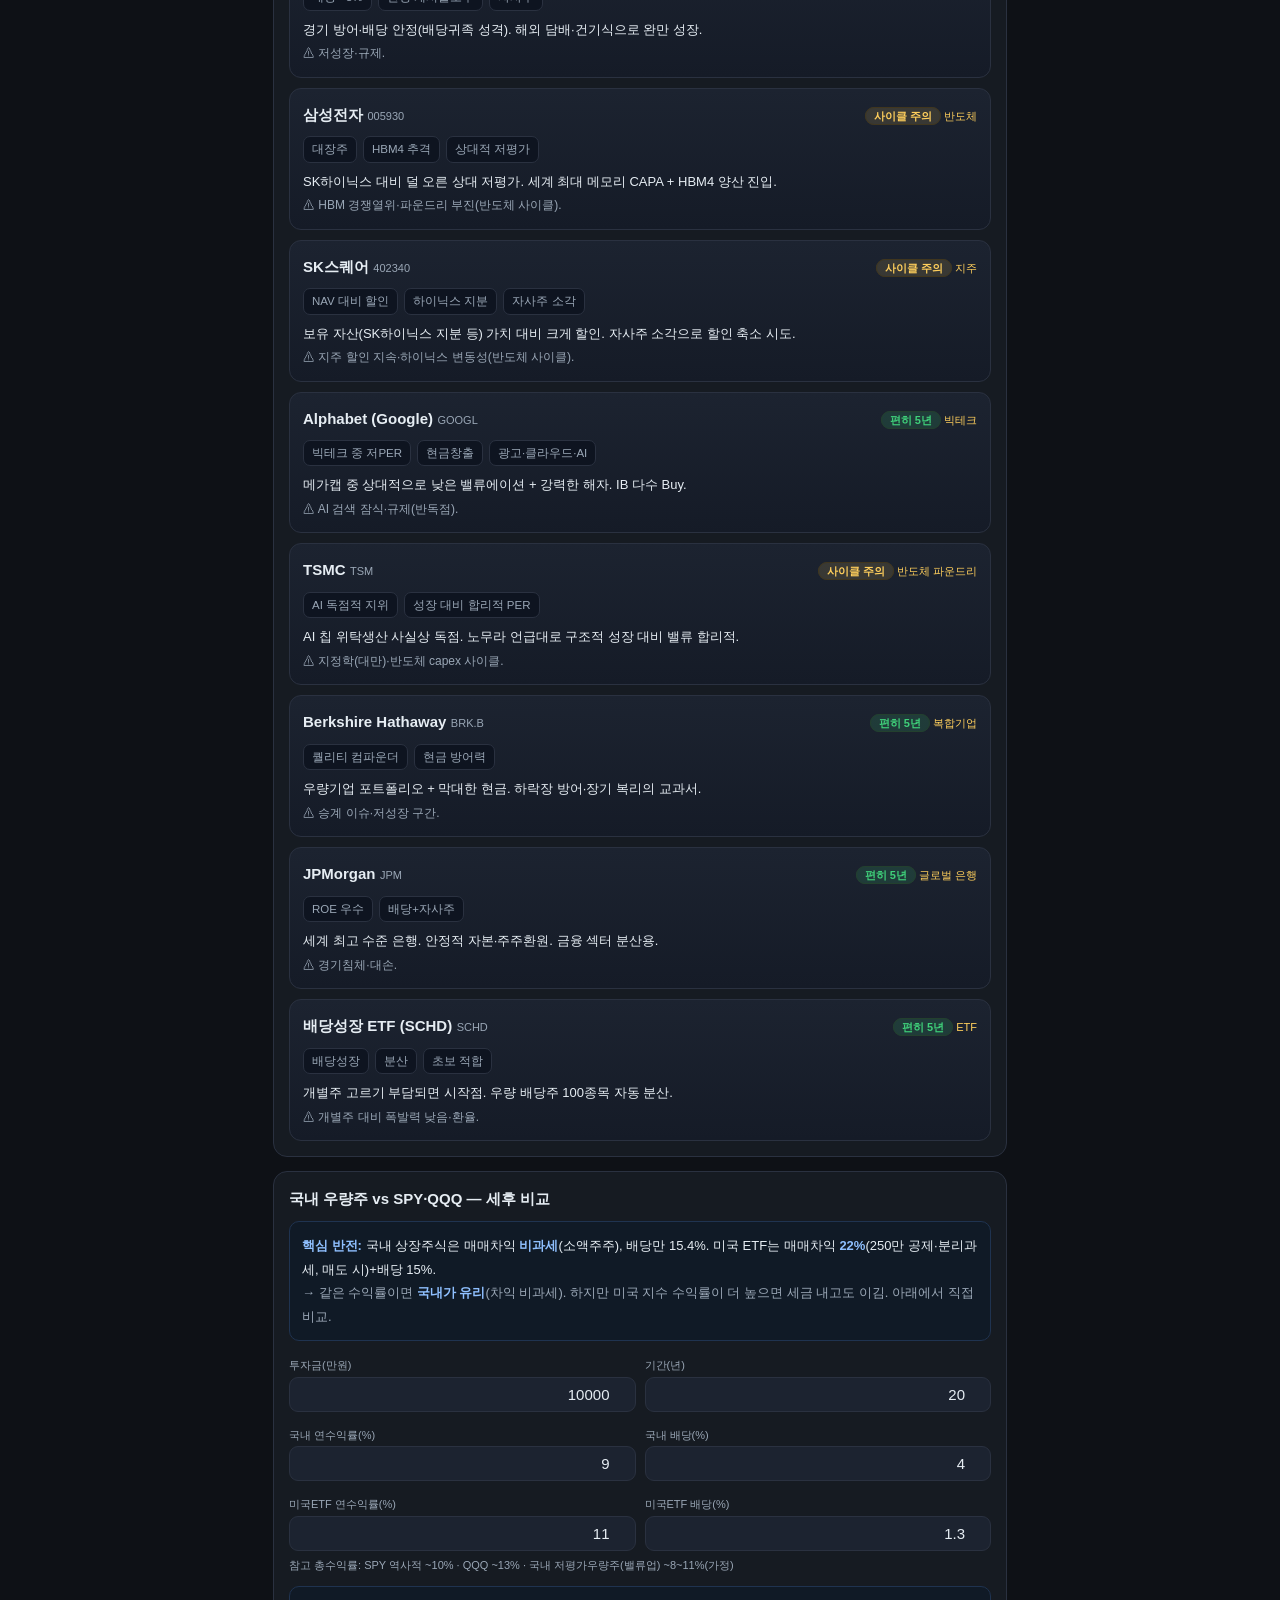
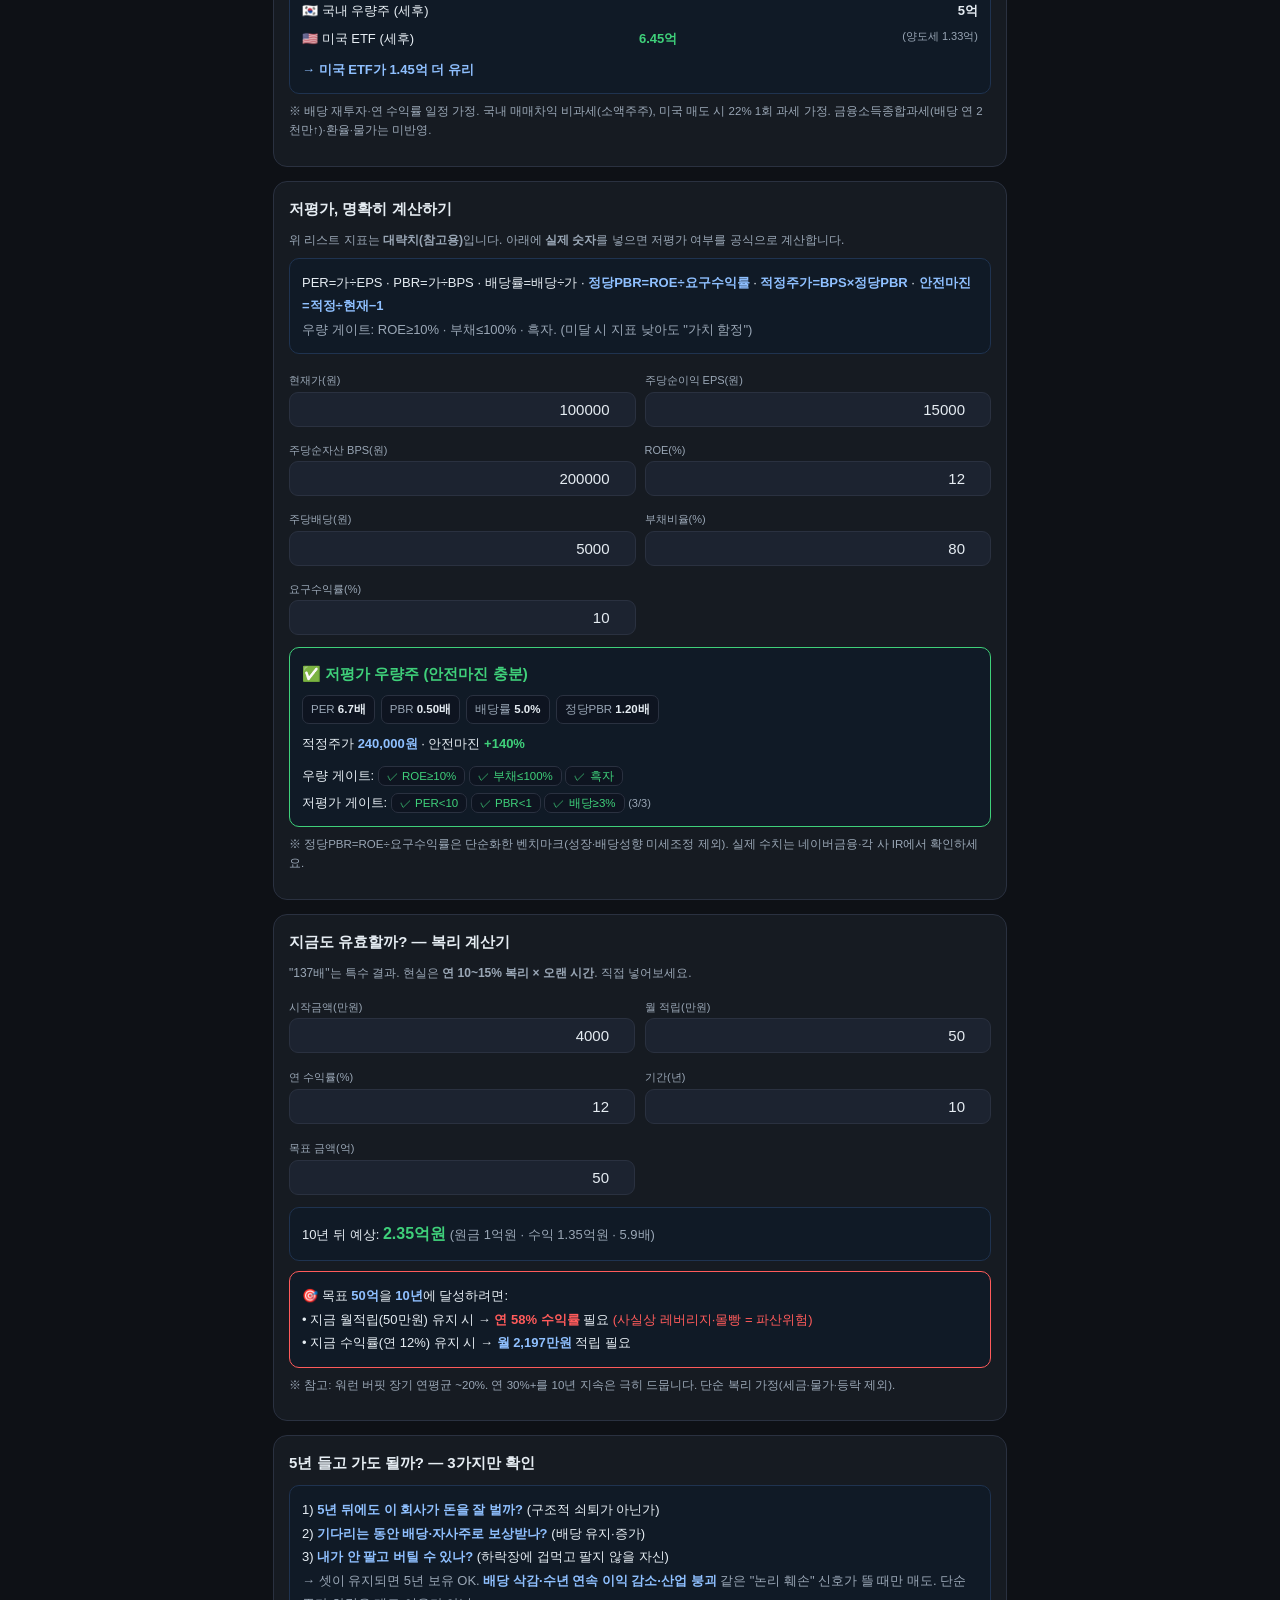
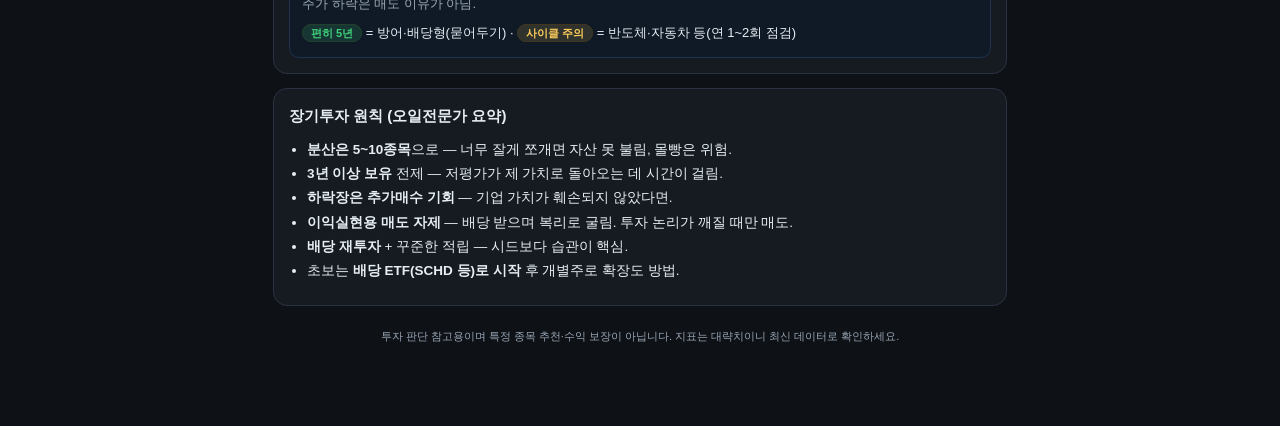
<file: value-watchlist/index.html>
<!DOCTYPE html>
<html lang="ko">
<head>
<meta charset="UTF-8" />
<meta name="viewport" content="width=device-width, initial-scale=1.0, viewport-fit=cover" />
<title>저평가 우량주 장기투자 워치리스트</title>
<style>
  :root{--bg:#0e1116;--panel:#161b22;--panel-2:#1c2330;--line:#2a3140;--text:#e6edf3;--muted:#9aa7b6;--accent:#4f9dff;--up:#ff5b5b;--green:#3fd07a;--gold:#ffcf5c}
  *{box-sizing:border-box}html{-webkit-text-size-adjust:100%}
  body{margin:0;font-family:-apple-system,BlinkMacSystemFont,"Segoe UI","Apple SD Gothic Neo","맑은 고딕",Roboto,sans-serif;background:var(--bg);color:var(--text);line-height:1.6;-webkit-font-smoothing:antialiased}
  .wrap{max-width:760px;margin:0 auto;padding:18px 13px 70px}
  h1{margin:0 0 3px;font-size:21px}
  .lead{color:var(--muted);font-size:13px;margin:0 0 4px}
  .panel{background:var(--panel);border:1px solid var(--line);border-radius:14px;padding:15px;margin-top:14px}
  .panel h2{margin:0 0 10px;font-size:15px;font-weight:700}
  .muted{color:var(--muted)}.up{color:var(--up)}.green{color:var(--green)}.gold{color:var(--gold)}
  .warn{background:#241a12;border:1px solid #40311e;border-radius:10px;padding:12px;font-size:13px;color:#e0c9a6;line-height:1.75}
  .crit{background:#101a26;border:1px solid #1f3350;border-radius:10px;padding:12px;font-size:13px;line-height:1.8}
  .crit b{color:#8fc0ff}
  .tabs{display:flex;gap:8px;margin:2px 0 12px;flex-wrap:wrap}
  .tabs button{cursor:pointer;background:var(--panel-2);border:1px solid var(--line);color:var(--muted);border-radius:9px;padding:8px 13px;font-size:13px}
  .tabs button.on{background:var(--accent);color:#06101f;font-weight:700}
  .stock{border:1px solid var(--line);border-radius:12px;padding:13px;margin-top:10px;background:linear-gradient(180deg,var(--panel-2),#151b27)}
  .stock .top{display:flex;justify-content:space-between;align-items:baseline;gap:8px}
  .stock .nm{font-size:15px;font-weight:800}
  .stock .tk{font-size:11px;color:var(--muted)}
  .stock .sec{font-size:11px;color:var(--gold)}
  .metrics{display:flex;flex-wrap:wrap;gap:6px;margin:9px 0}
  .metric{font-size:11.5px;background:#0e1420;border:1px solid var(--line);border-radius:7px;padding:3px 8px;color:var(--muted)}
  .metric b{color:var(--text)}
  .stock .why{font-size:13px;margin:6px 0 0}
  .stock .risk{font-size:12px;color:var(--muted);margin-top:4px}
  .hold{font-size:11px;padding:2px 8px;border-radius:999px;font-weight:700}
  .hold.easy{background:rgba(63,208,122,.15);color:var(--green);border:1px solid #23402e}
  .hold.watch{background:rgba(255,207,92,.13);color:var(--gold);border:1px solid #40361e}
  .foot{margin-top:22px;color:var(--muted);font-size:11px;text-align:center}
  ul{margin:6px 0;padding-left:18px;font-size:13.5px;line-height:1.8}
  .hide{display:none}
</style>
</head>
<body>
<div class="wrap">
  <h1>저평가 우량주 장기투자 워치리스트</h1>
  <p class="lead">싱글파이어 "오일전문가"式(저평가+배당 우량주 장기 무매도) + 글로벌 IB 시각</p>

  <section class="panel">
    <h2>먼저 — 현실적인 눈높이</h2>
    <div class="warn">
      "4000만원 → 55억(137배)"은 <b>①수년~10년+ 장기 ②소수 집중 ③2020~2026 대세 상승장(코스피 9000) ④이익실현용 매도 안 함</b>이 겹친 결과입니다. <b>일반적 목표는 연 10~15% 복리</b>(7~10년에 2~4배)가 현실적이고, 레버리지·몰빵은 오히려 계좌를 날립니다. 부자가 된 사람들의 공통점은 종목이 아니라 <b>"안 팔고 오래 버틴 것"</b>입니다.
    </div>
  </section>

  <section class="panel">
    <h2>선정 기준 (5가지 동시 충족 지향)</h2>
    <div class="crit">
      1) <b>PER 10배 이하</b> (이익 대비 쌈) · 2) <b>PBR 1배 이하</b> 또는 업종 대비 저평가 · 3) <b>ROE 10% 이상</b>(돈 잘 굴림) · 4) <b>배당 3%+ 또는 자사주 소각</b>(주주환원) · 5) <b>3년 연속 흑자·낮은 부채</b>.<br>
      <span class="muted">주의: PER·PBR만 낮고 ROE·성장성이 없으면 "가치 함정". 저평가 <b>이유</b>가 일시적 소외인지 구조적 쇠퇴인지 꼭 구분.</span>
    </div>
  </section>

  <section class="panel">
    <h2>워치리스트</h2>
    <p class="muted" style="font-size:12px;margin:0 0 6px">✅ 표시는 <b>2026.7 실측 검증</b>(공식 적용) 완료. 검증 결과 <b>기아=가장 명확한 저평가</b>, 금융지주(하나·우리·KB)=저평가 유지, <b>현대차=이미 프리미엄(저평가 아님)</b>. 나머지·글로벌은 참고치이니 매수 전 최신 수치 확인.</p>
    <div class="tabs">
      <button data-f="all" class="on">전체</button>
      <button data-f="kr">국내(밸류업)</button>
      <button data-f="gl">글로벌</button>
    </div>
    <div id="list"></div>
  </section>

  <section class="panel">
    <h2>국내 우량주 vs SPY·QQQ — 세후 비교</h2>
    <div class="crit" style="margin-bottom:10px">
      <b>핵심 반전:</b> 국내 상장주식은 매매차익 <b>비과세</b>(소액주주), 배당만 15.4%. 미국 ETF는 매매차익 <b>22%</b>(250만 공제·분리과세, 매도 시)+배당 15%.<br>
      <span class="muted">→ 같은 수익률이면 <b>국내가 유리</b>(차익 비과세). 하지만 미국 지수 수익률이 더 높으면 세금 내고도 이김. 아래에서 직접 비교.</span>
    </div>
    <div style="display:grid;grid-template-columns:1fr 1fr;gap:9px">
      <div><label style="font-size:11px;color:var(--muted)">투자금(만원)</label><input id="t_amt" type="number" value="10000" style="width:100%;padding:8px 10px;border-radius:9px;background:var(--panel-2);border:1px solid var(--line);color:var(--text);font-size:15px;text-align:right"/></div>
      <div><label style="font-size:11px;color:var(--muted)">기간(년)</label><input id="t_yrs" type="number" value="20" style="width:100%;padding:8px 10px;border-radius:9px;background:var(--panel-2);border:1px solid var(--line);color:var(--text);font-size:15px;text-align:right"/></div>
      <div><label style="font-size:11px;color:var(--muted)">국내 연수익률(%)</label><input id="t_krr" type="number" value="9" style="width:100%;padding:8px 10px;border-radius:9px;background:var(--panel-2);border:1px solid var(--line);color:var(--text);font-size:15px;text-align:right"/></div>
      <div><label style="font-size:11px;color:var(--muted)">국내 배당(%)</label><input id="t_krd" type="number" value="4" style="width:100%;padding:8px 10px;border-radius:9px;background:var(--panel-2);border:1px solid var(--line);color:var(--text);font-size:15px;text-align:right"/></div>
      <div><label style="font-size:11px;color:var(--muted)">미국ETF 연수익률(%)</label><input id="t_usr" type="number" value="11" style="width:100%;padding:8px 10px;border-radius:9px;background:var(--panel-2);border:1px solid var(--line);color:var(--text);font-size:15px;text-align:right"/></div>
      <div><label style="font-size:11px;color:var(--muted)">미국ETF 배당(%)</label><input id="t_usd" type="number" value="1.3" step="0.1" style="width:100%;padding:8px 10px;border-radius:9px;background:var(--panel-2);border:1px solid var(--line);color:var(--text);font-size:15px;text-align:right"/></div>
    </div>
    <p class="muted" style="font-size:11px;margin:6px 0 0">참고 총수익률: SPY 역사적 ~10% · QQQ ~13% · 국내 저평가우량주(밸류업) ~8~11%(가정)</p>
    <div id="t_out" style="margin-top:12px"></div>
  </section>

  <section class="panel">
    <h2>저평가, 명확히 계산하기</h2>
    <p class="muted" style="font-size:12px;margin:0 0 8px">위 리스트 지표는 <b>대략치(참고용)</b>입니다. 아래에 <b>실제 숫자</b>를 넣으면 저평가 여부를 공식으로 계산합니다.</p>
    <div class="crit" style="margin-bottom:12px">
      PER=가÷EPS · PBR=가÷BPS · 배당률=배당÷가 · <b>정당PBR=ROE÷요구수익률</b> · <b>적정주가=BPS×정당PBR</b> · <b>안전마진=적정÷현재−1</b><br>
      <span class="muted">우량 게이트: ROE≥10% · 부채≤100% · 흑자. (미달 시 지표 낮아도 "가치 함정")</span>
    </div>
    <div style="display:grid;grid-template-columns:1fr 1fr;gap:9px">
      <div><label style="font-size:11px;color:var(--muted)">현재가(원)</label><input id="v_price" type="number" value="100000" style="width:100%;padding:8px 10px;border-radius:9px;background:var(--panel-2);border:1px solid var(--line);color:var(--text);font-size:15px;text-align:right"/></div>
      <div><label style="font-size:11px;color:var(--muted)">주당순이익 EPS(원)</label><input id="v_eps" type="number" value="15000" style="width:100%;padding:8px 10px;border-radius:9px;background:var(--panel-2);border:1px solid var(--line);color:var(--text);font-size:15px;text-align:right"/></div>
      <div><label style="font-size:11px;color:var(--muted)">주당순자산 BPS(원)</label><input id="v_bps" type="number" value="200000" style="width:100%;padding:8px 10px;border-radius:9px;background:var(--panel-2);border:1px solid var(--line);color:var(--text);font-size:15px;text-align:right"/></div>
      <div><label style="font-size:11px;color:var(--muted)">ROE(%)</label><input id="v_roe" type="number" value="12" style="width:100%;padding:8px 10px;border-radius:9px;background:var(--panel-2);border:1px solid var(--line);color:var(--text);font-size:15px;text-align:right"/></div>
      <div><label style="font-size:11px;color:var(--muted)">주당배당(원)</label><input id="v_div" type="number" value="5000" style="width:100%;padding:8px 10px;border-radius:9px;background:var(--panel-2);border:1px solid var(--line);color:var(--text);font-size:15px;text-align:right"/></div>
      <div><label style="font-size:11px;color:var(--muted)">부채비율(%)</label><input id="v_debt" type="number" value="80" style="width:100%;padding:8px 10px;border-radius:9px;background:var(--panel-2);border:1px solid var(--line);color:var(--text);font-size:15px;text-align:right"/></div>
      <div><label style="font-size:11px;color:var(--muted)">요구수익률(%)</label><input id="v_coe" type="number" value="10" style="width:100%;padding:8px 10px;border-radius:9px;background:var(--panel-2);border:1px solid var(--line);color:var(--text);font-size:15px;text-align:right"/></div>
    </div>
    <div id="v_out" style="margin-top:12px"></div>
  </section>

  <section class="panel">
    <h2>지금도 유효할까? — 복리 계산기</h2>
    <p class="muted" style="font-size:12px;margin:0 0 10px">"137배"는 특수 결과. 현실은 <b>연 10~15% 복리 × 오랜 시간</b>. 직접 넣어보세요.</p>
    <div style="display:grid;grid-template-columns:1fr 1fr;gap:10px">
      <div><label style="font-size:11px;color:var(--muted)">시작금액(만원)</label><input id="c_seed" type="number" value="4000" style="width:100%;padding:8px 10px;border-radius:9px;background:var(--panel-2);border:1px solid var(--line);color:var(--text);font-size:15px;text-align:right"/></div>
      <div><label style="font-size:11px;color:var(--muted)">월 적립(만원)</label><input id="c_mon" type="number" value="50" style="width:100%;padding:8px 10px;border-radius:9px;background:var(--panel-2);border:1px solid var(--line);color:var(--text);font-size:15px;text-align:right"/></div>
      <div><label style="font-size:11px;color:var(--muted)">연 수익률(%)</label><input id="c_ret" type="number" value="12" step="1" style="width:100%;padding:8px 10px;border-radius:9px;background:var(--panel-2);border:1px solid var(--line);color:var(--text);font-size:15px;text-align:right"/></div>
      <div><label style="font-size:11px;color:var(--muted)">기간(년)</label><input id="c_yrs" type="number" value="10" style="width:100%;padding:8px 10px;border-radius:9px;background:var(--panel-2);border:1px solid var(--line);color:var(--text);font-size:15px;text-align:right"/></div>
      <div><label style="font-size:11px;color:var(--muted)">목표 금액(억)</label><input id="c_goal" type="number" value="50" style="width:100%;padding:8px 10px;border-radius:9px;background:var(--panel-2);border:1px solid var(--line);color:var(--text);font-size:15px;text-align:right"/></div>
    </div>
    <div id="c_out" style="margin-top:12px"></div>
  </section>

  <section class="panel">
    <h2>5년 들고 가도 될까? — 3가지만 확인</h2>
    <div class="crit">
      1) <b>5년 뒤에도 이 회사가 돈을 잘 벌까?</b> (구조적 쇠퇴가 아닌가)<br>
      2) <b>기다리는 동안 배당·자사주로 보상받나?</b> (배당 유지·증가)<br>
      3) <b>내가 안 팔고 버틸 수 있나?</b> (하락장에 겁먹고 팔지 않을 자신)<br>
      <span class="muted">→ 셋이 유지되면 5년 보유 OK. <b>배당 삭감·수년 연속 이익 감소·산업 붕괴</b> 같은 "논리 훼손" 신호가 뜰 때만 매도. 단순 주가 하락은 매도 이유가 아님.</span><br>
      <span style="display:inline-block;margin-top:6px"><span class="hold easy">편히 5년</span> = 방어·배당형(묻어두기) · <span class="hold watch">사이클 주의</span> = 반도체·자동차 등(연 1~2회 점검)</span>
    </div>
  </section>

  <section class="panel">
    <h2>장기투자 원칙 (오일전문가 요약)</h2>
    <ul>
      <li><b>분산은 5~10종목</b>으로 — 너무 잘게 쪼개면 자산 못 불림, 몰빵은 위험.</li>
      <li><b>3년 이상 보유</b> 전제 — 저평가가 제 가치로 돌아오는 데 시간이 걸림.</li>
      <li><b>하락장은 추가매수 기회</b> — 기업 가치가 훼손되지 않았다면.</li>
      <li><b>이익실현용 매도 자제</b> — 배당 받으며 복리로 굴림. 투자 논리가 깨질 때만 매도.</li>
      <li><b>배당 재투자</b> + 꾸준한 적립 — 시드보다 습관이 핵심.</li>
      <li>초보는 <b>배당 ETF(SCHD 등)로 시작</b> 후 개별주로 확장도 방법.</li>
    </ul>
  </section>

  <p class="foot">투자 판단 참고용이며 특정 종목 추천·수익 보장이 아닙니다. 지표는 대략치이니 최신 데이터로 확인하세요.</p>
</div>

<script>
const STOCKS=[
  {g:"kr",h:"watch",nm:"기아 ★검증 저평가",tk:"000270",sec:"자동차",m:["PER 8","PBR 0.97","ROE 12.4%","배당 4.5%","순현금 시총23%"],
   why:"✅ 실측 검증: 고ROE(12.4%)+저PBR(0.97)+순현금 = 가장 명확한 저평가 우량주. 정당PBR 1.24 대비 안전마진 ~+27%(EV 기준 더 쌈). 현대차 대비 48% 할인.",risk:"관세·수요 둔화(경기 사이클). 로봇 모멘텀은 현대차 대비 약함."},
  {g:"kr",h:"easy",nm:"하나금융지주",tk:"086790",sec:"금융지주",m:["PER 6.5","PBR 0.60","ROE 9.3%","배당 4.3%","주주환원 50%"],
   why:"✅ 실측: 정당PBR 0.93 대비 PBR 0.60 → 여전히 저평가(안전마진 ~+55%). 10년 무적자, 주주환원율 50%로 상승.",risk:"ROE 9%대(은행 특성)·부동산 PF·금리 하락."},
  {g:"kr",h:"easy",nm:"우리금융지주",tk:"316140",sec:"금융지주",m:["PER 6","PBR 0.55","ROE 8.4%","배당 4.7%"],
   why:"✅ 실측: 최저 PBR·최고 배당. 정당PBR 0.84 대비 안전마진 ~+53%. 배당 받으며 버티기 좋음.",risk:"ROE 8%대로 낮음·자본비율·M&A."},
  {g:"kr",h:"easy",nm:"KB금융",tk:"105560",sec:"금융지주",m:["PER 8.2","PBR 0.71","ROE 9.0%","배당 3.3%","총주주환원 40~50%"],
   why:"✅ 실측: 정당PBR 0.90 대비 PBR 0.71 → 약간 저평가(안전마진 ~+27%). 밸류업 대표주.",risk:"ROE 9%대·규제·대손."},
  {g:"kr",h:"easy",nm:"삼성화재(우)",tk:"000815",sec:"보험",m:["배당 5%+","업계 1위 자본력","자사주"],
   why:"손보 1위. 안정적 이익·배당의 방어주. 우선주는 배당수익률 더 높음.",risk:"대형 재해·금리 변동. (개별 실측 미확인)"},
  {g:"kr",h:"watch",nm:"현대차",tk:"005380",sec:"자동차",m:["PER ~15","PBR 1.08","ROE 8.8%","배당 2.0%"],
   why:"▲ 실측: 이미 재평가됨. PBR 1.08 > 정당PBR 0.88, 배당 2%로 하락 → 지금은 저평가 아님(보스턴다이내믹스/Physical AI 프리미엄).",risk:"프리미엄 축소 시 조정. 저평가 목적이면 기아가 우위."},
  {g:"kr",h:"easy",nm:"KT&G",tk:"033780",sec:"필수소비재",m:["배당 ~5%","안정 캐시플로우","자사주"],
   why:"경기 방어·배당 안정(배당귀족 성격). 해외 담배·건기식으로 완만 성장.",risk:"저성장·규제."},
  {g:"kr",h:"watch",nm:"삼성전자",tk:"005930",sec:"반도체",m:["대장주","HBM4 추격","상대적 저평가"],
   why:"SK하이닉스 대비 덜 오른 상대 저평가. 세계 최대 메모리 CAPA + HBM4 양산 진입.",risk:"HBM 경쟁열위·파운드리 부진(반도체 사이클)."},
  {g:"kr",h:"watch",nm:"SK스퀘어",tk:"402340",sec:"지주",m:["NAV 대비 할인","하이닉스 지분","자사주 소각"],
   why:"보유 자산(SK하이닉스 지분 등) 가치 대비 크게 할인. 자사주 소각으로 할인 축소 시도.",risk:"지주 할인 지속·하이닉스 변동성(반도체 사이클)."},
  // 글로벌 (분산용 · IB 선호 퀄리티)
  {g:"gl",h:"easy",nm:"Alphabet (Google)",tk:"GOOGL",sec:"빅테크",m:["빅테크 중 저PER","현금창출","광고·클라우드·AI"],
   why:"메가캡 중 상대적으로 낮은 밸류에이션 + 강력한 해자. IB 다수 Buy.",risk:"AI 검색 잠식·규제(반독점)."},
  {g:"gl",h:"watch",nm:"TSMC",tk:"TSM",sec:"반도체 파운드리",m:["AI 독점적 지위","성장 대비 합리적 PER"],
   why:"AI 칩 위탁생산 사실상 독점. 노무라 언급대로 구조적 성장 대비 밸류 합리적.",risk:"지정학(대만)·반도체 capex 사이클."},
  {g:"gl",h:"easy",nm:"Berkshire Hathaway",tk:"BRK.B",sec:"복합기업",m:["퀄리티 컴파운더","현금 방어력"],
   why:"우량기업 포트폴리오 + 막대한 현금. 하락장 방어·장기 복리의 교과서.",risk:"승계 이슈·저성장 구간."},
  {g:"gl",h:"easy",nm:"JPMorgan",tk:"JPM",sec:"글로벌 은행",m:["ROE 우수","배당+자사주"],
   why:"세계 최고 수준 은행. 안정적 자본·주주환원. 금융 섹터 분산용.",risk:"경기침체·대손."},
  {g:"gl",h:"easy",nm:"배당성장 ETF (SCHD)",tk:"SCHD",sec:"ETF",m:["배당성장","분산","초보 적합"],
   why:"개별주 고르기 부담되면 시작점. 우량 배당주 100종목 자동 분산.",risk:"개별주 대비 폭발력 낮음·환율."},
];
const HOLD={easy:'<span class="hold easy">편히 5년</span>',watch:'<span class="hold watch">사이클 주의</span>'};
const list=document.getElementById("list");
function render(f){
  list.innerHTML=STOCKS.filter(s=>f==="all"||s.g===f).map(s=>`
    <div class="stock">
      <div class="top"><div><span class="nm">${s.nm}</span> <span class="tk">${s.tk}</span></div><span class="sec">${HOLD[s.h]} ${s.sec}</span></div>
      <div class="metrics">${s.m.map(x=>`<span class="metric">${x}</span>`).join("")}</div>
      <div class="why">${s.why}</div>
      <div class="risk">⚠ ${s.risk}</div>
    </div>`).join("");
}
document.querySelectorAll(".tabs button").forEach(b=>b.addEventListener("click",()=>{
  document.querySelectorAll(".tabs button").forEach(x=>x.classList.remove("on"));b.classList.add("on");render(b.dataset.f);}));
render("all");

// 복리 계산기 (월 적립 + 배당 재투자 가정, 월복리)
const won=(manwon)=>{const eok=manwon/10000; return eok>=1? eok.toLocaleString("ko-KR",{maximumFractionDigits:2})+"억원" : Math.round(manwon).toLocaleString("ko-KR")+"만원";};
function calc(){
  const seed=+document.getElementById("c_seed").value||0;
  const mon=+document.getElementById("c_mon").value||0;
  const ret=(+document.getElementById("c_ret").value||0)/100;
  const yrs=Math.max(0,+document.getElementById("c_yrs").value||0);
  const rm=Math.pow(1+ret,1/12)-1; // 월 환산 수익률
  const n=yrs*12;
  let bal=seed;
  for(let i=0;i<n;i++){bal=bal*(1+rm)+mon;}
  const principal=seed+mon*n;
  const profit=bal-principal;
  const mult=seed>0?bal/seed:0;
  // 55억(137배)까지 걸리는 개월수
  const goal=(+document.getElementById("c_goal").value||0)*10000; // 억→만원
  // 목표 역산: (1) 필요 연수익률 (적립 유지) (2) 필요 월적립 (수익률 유지)
  const fvAt=(R,M)=>{const r=Math.pow(1+R,1/12)-1;let b=seed;for(let i=0;i<n;i++)b=b*(1+r)+M;return b;};
  let lo=0,hi=3;for(let k=0;k<80;k++){const md=(lo+hi)/2;if(fvAt(md,mon)<goal)lo=md;else hi=md;}
  const needR=(lo+hi)/2;
  let ml=0,mh=1000000;for(let k=0;k<80;k++){const md=(ml+mh)/2;if(fvAt(ret,md)<goal)ml=md;else mh=md;}
  const needM=(ml+mh)/2;
  const wonMon=(x)=>x>=10000?(x/10000).toFixed(1)+"억":Math.round(x).toLocaleString("ko-KR")+"만원";
  const hardR = needR>0.30;
  document.getElementById("c_out").innerHTML=`
    <div class="crit">
      ${yrs}년 뒤 예상: <b style="color:var(--green);font-size:16px">${won(bal)}</b>
      <span class="muted">(원금 ${won(principal)} · 수익 ${won(profit)} · ${mult.toFixed(1)}배)</span>
    </div>
    <div class="crit" style="margin-top:10px;border-color:${hardR?'var(--up)':'var(--gold)'}">
      🎯 목표 <b>${(goal/10000).toFixed(0)}억</b>을 <b>${yrs}년</b>에 달성하려면:<br>
      • 지금 월적립(${wonMon(mon)}) 유지 시 → <b style="color:${hardR?'var(--up)':'var(--green)'}">연 ${(needR*100).toFixed(0)}% 수익률</b> 필요 ${hardR?'<span class="up">(사실상 레버리지·몰빵 = 파산위험)</span>':''}<br>
      • 지금 수익률(연 ${(ret*100).toFixed(0)}%) 유지 시 → <b>월 ${wonMon(needM)}</b> 적립 필요
    </div>
    <p class="muted" style="font-size:11.5px;margin-top:8px">※ 참고: 워런 버핏 장기 연평균 ~20%. 연 30%+를 10년 지속은 극히 드뭅니다. 단순 복리 가정(세금·물가·등락 제외).</p>`;
}
["c_seed","c_mon","c_ret","c_yrs","c_goal"].forEach(id=>document.getElementById(id).addEventListener("input",calc));
calc();

// 저평가 점수 계산기
function valcalc(){
  const price=+document.getElementById("v_price").value||0;
  const eps=+document.getElementById("v_eps").value||0;
  const bps=+document.getElementById("v_bps").value||0;
  const roe=+document.getElementById("v_roe").value||0;
  const div=+document.getElementById("v_div").value||0;
  const debt=+document.getElementById("v_debt").value||0;
  const coe=+document.getElementById("v_coe").value||10;
  const per=eps>0?price/eps:null;
  const pbr=bps>0?price/bps:null;
  const dy=price>0?div/price*100:0;
  const fairPbr=coe>0?roe/coe:0;
  const fairPrice=bps*fairPbr;
  const margin=price>0?(fairPrice/price-1)*100:0;
  // 우량 게이트
  const gate=roe>=10 && debt<=100 && eps>0;
  // 저평가 게이트 (PER<10, PBR<1, 배당3%+ 중 충족 개수)
  let cheap=0; if(per!==null&&per<10)cheap++; if(pbr!==null&&pbr<1)cheap++; if(dy>=3)cheap++;
  let verdict,color;
  if(!gate && per!==null&&per<10&&pbr!==null&&pbr<1){verdict="⚠ 가치 함정 의심 (싸지만 ROE·재무 미달)";color="var(--gold)";}
  else if(gate && margin>15){verdict="✅ 저평가 우량주 (안전마진 충분)";color="var(--green)";}
  else if(gate && margin>0){verdict="◯ 약간 저평가 우량주";color="var(--green)";}
  else if(gate && margin>-15){verdict="— 적정 수준 (우량하나 싸진 않음)";color="var(--muted)";}
  else if(margin<=-15){verdict="▲ 고평가 구간";color="var(--up)";}
  else {verdict="우량 게이트 미달 (ROE·부채·흑자 확인)";color="var(--gold)";}
  const chip=(ok,t)=>`<span class="metric" style="color:${ok?'var(--green)':'var(--muted)'}">${ok?'✓':'✕'} ${t}</span>`;
  document.getElementById("v_out").innerHTML=`
    <div class="crit" style="border-color:${color}">
      <div style="font-size:15px;font-weight:800;color:${color};margin-bottom:8px">${verdict}</div>
      <div class="metrics" style="margin:0 0 8px">
        <span class="metric">PER <b>${per!==null?per.toFixed(1)+'배':'–'}</b></span>
        <span class="metric">PBR <b>${pbr!==null?pbr.toFixed(2)+'배':'–'}</b></span>
        <span class="metric">배당률 <b>${dy.toFixed(1)}%</b></span>
        <span class="metric">정당PBR <b>${fairPbr.toFixed(2)}배</b></span>
      </div>
      적정주가 <b>${Math.round(fairPrice).toLocaleString("ko-KR")}원</b> · 안전마진 <b style="color:${margin>=0?'var(--green)':'var(--up)'}">${margin>=0?'+':''}${margin.toFixed(0)}%</b><br>
      <div style="margin-top:8px">우량 게이트: ${chip(roe>=10,'ROE≥10%')} ${chip(debt<=100,'부채≤100%')} ${chip(eps>0,'흑자')}</div>
      <div style="margin-top:4px">저평가 게이트: ${chip(per!==null&&per<10,'PER<10')} ${chip(pbr!==null&&pbr<1,'PBR<1')} ${chip(dy>=3,'배당≥3%')} <span class="muted" style="font-size:11px">(${cheap}/3)</span></div>
    </div>
    <p class="muted" style="font-size:11.5px;margin-top:8px">※ 정당PBR=ROE÷요구수익률은 단순화한 벤치마크(성장·배당성향 미세조정 제외). 실제 수치는 네이버금융·각 사 IR에서 확인하세요.</p>`;
}
["v_price","v_eps","v_bps","v_roe","v_div","v_debt","v_coe"].forEach(id=>document.getElementById(id).addEventListener("input",valcalc));
valcalc();

// 국내 vs 미국ETF 세후 비교
function taxcmp(){
  const amt=+document.getElementById("t_amt").value||0;
  const yrs=Math.max(0,+document.getElementById("t_yrs").value||0);
  const krr=(+document.getElementById("t_krr").value||0)/100, krd=(+document.getElementById("t_krd").value||0)/100;
  const usr=(+document.getElementById("t_usr").value||0)/100, usd=(+document.getElementById("t_usd").value||0)/100;
  // 국내: 차익 비과세, 배당 15.4% 재투자
  let kv=amt, kgp=krr-krd; for(let i=0;i<yrs;i++){const dv=kv*krd*(1-0.154);kv=kv*(1+kgp)+dv;}
  // 미국ETF: 배당 15% 재투자, 매도 시 차익 22%(250만 공제)
  let uv=amt, ub=amt, ugp=usr-usd; for(let i=0;i<yrs;i++){const dv=uv*usd*(1-0.15);uv=uv*(1+ugp)+dv;ub+=dv;}
  const utax=Math.max(0,uv-ub-250)*0.22; const uNet=uv-utax;
  const won=(x)=>{const e=x/10000;return e>=1?e.toLocaleString("ko-KR",{maximumFractionDigits:2})+"억":Math.round(x).toLocaleString("ko-KR")+"만원";};
  const krWin=kv>=uNet; const diff=Math.abs(kv-uNet);
  document.getElementById("t_out").innerHTML=`
    <div class="crit">
      <div style="display:flex;justify-content:space-between"><span>🇰🇷 국내 우량주 (세후)</span><b style="color:${krWin?'var(--green)':'var(--text)'}">${won(kv)}</b></div>
      <div style="display:flex;justify-content:space-between;margin-top:4px"><span>🇺🇸 미국 ETF (세후)</span><b style="color:${!krWin?'var(--green)':'var(--text)'}">${won(uNet)}</b> <span class="muted" style="font-size:11px">(양도세 ${won(utax)})</span></div>
      <div style="margin-top:8px;font-weight:700;color:${krWin?'var(--green)':'#8fc0ff'}">→ ${krWin?'국내 우량주':'미국 ETF'}가 ${won(diff)} 더 유리</div>
    </div>
    <p class="muted" style="font-size:11.5px;margin-top:8px">※ 배당 재투자·연 수익률 일정 가정. 국내 매매차익 비과세(소액주주), 미국 매도 시 22% 1회 과세 가정. 금융소득종합과세(배당 연 2천만↑)·환율·물가는 미반영.</p>`;
}
["t_amt","t_yrs","t_krr","t_krd","t_usr","t_usd"].forEach(id=>document.getElementById(id).addEventListener("input",taxcmp));
taxcmp();
</script>
</body>
</html>
</file>
<file: styles.css>
:root {
  --bg: #0d1117;
  --card: #161b22;
  --card-2: #1c2430;
  --line: #2a3340;
  --text: #e6edf3;
  --muted: #9aa7b4;
  --green: #2ea043;
  --amber: #d29922;
  --red: #da3633;
  --blue: #388bfd;
  --accent: #cd2e3a; /* 태극 빨강 */
  --accent-blue: #0047a0; /* 태극 파랑 */
}

* { box-sizing: border-box; }

body {
  margin: 0;
  font-family: "Pretendard", -apple-system, BlinkMacSystemFont, "Segoe UI",
    "Apple SD Gothic Neo", "Malgun Gothic", sans-serif;
  background: var(--bg);
  color: var(--text);
  line-height: 1.6;
}

.hero {
  background: radial-gradient(1200px 400px at 50% -50%, rgba(205, 46, 58, 0.35), transparent),
    linear-gradient(160deg, #0b1622, #0d1117);
  border-bottom: 1px solid var(--line);
  padding: 64px 20px 56px;
  text-align: center;
}
.hero-inner { max-width: 760px; margin: 0 auto; }
.kicker {
  letter-spacing: 0.08em;
  font-size: 13px;
  color: var(--muted);
  text-transform: uppercase;
  margin: 0 0 14px;
}
.hero h1 {
  font-size: clamp(28px, 6vw, 48px);
  margin: 0 0 12px;
  font-weight: 800;
}
.accent {
  color: var(--accent);
  text-shadow: 0 0 24px rgba(205, 46, 58, 0.5);
}
.subtitle { color: var(--muted); margin: 0; font-size: 17px; }

main {
  max-width: 760px;
  margin: -28px auto 0;
  padding: 0 20px 60px;
}

.card {
  background: var(--card);
  border: 1px solid var(--line);
  border-radius: 16px;
  padding: 28px;
  margin-bottom: 24px;
  box-shadow: 0 12px 40px rgba(0, 0, 0, 0.35);
}
.card h2 { margin: 0 0 16px; font-size: 22px; }

.rules { padding-left: 20px; margin: 0 0 22px; }
.rules li { margin-bottom: 8px; color: var(--text); }

.verdict-box {
  background: var(--card-2);
  border: 1px solid var(--line);
  border-radius: 12px;
  padding: 20px;
}
.verdict-box .big { font-size: 18px; font-weight: 700; margin: 0 0 16px; }
.paths { display: grid; gap: 14px; grid-template-columns: 1fr 1fr; }
.path { background: var(--bg); border: 1px solid var(--line); border-radius: 10px; padding: 14px; }
.path p { margin: 8px 0 0; font-size: 15px; }

.tag {
  display: inline-block;
  font-size: 12px;
  font-weight: 700;
  padding: 4px 10px;
  border-radius: 999px;
}
.tag-green { background: rgba(46, 160, 67, 0.18); color: #56d364; }
.tag-amber { background: rgba(210, 153, 34, 0.18); color: #e3b341; }

.hint { color: var(--muted); font-size: 14px; margin: 0 0 16px; }

.teams-grid {
  display: grid;
  grid-template-columns: 1fr 1fr;
  gap: 12px;
  margin-bottom: 22px;
}
.teams-grid label { display: flex; flex-direction: column; font-size: 13px; color: var(--muted); gap: 6px; }

input[type="text"], input[type="number"] {
  background: var(--bg);
  border: 1px solid var(--line);
  border-radius: 8px;
  color: var(--text);
  padding: 10px 12px;
  font-size: 15px;
  width: 100%;
}
input:focus { outline: none; border-color: var(--blue); }

.matches { display: grid; gap: 10px; margin-bottom: 22px; }
.match {
  display: grid;
  grid-template-columns: 1fr 60px auto 60px 1fr;
  align-items: center;
  gap: 8px;
  background: var(--card-2);
  border: 1px solid var(--line);
  border-radius: 10px;
  padding: 10px 12px;
}
.match .name { font-size: 14px; }
.match .name.home { text-align: right; }
.match .vs { color: var(--muted); text-align: center; font-size: 13px; }
.match input { text-align: center; }

button {
  cursor: pointer;
  font-size: 16px;
  font-weight: 700;
  border: none;
  border-radius: 10px;
  padding: 13px 22px;
  transition: transform 0.05s ease, filter 0.15s ease;
}
button:active { transform: translateY(1px); }
.primary { background: var(--accent); color: #fff; width: 100%; }
.primary:hover { filter: brightness(1.08); }
.secondary { background: var(--accent-blue); color: #fff; }
.secondary:hover { filter: brightness(1.12); }

.result { margin-top: 22px; }
.hidden { display: none; }

table { width: 100%; border-collapse: collapse; margin: 16px 0; font-size: 14px; }
th, td { padding: 10px 8px; text-align: center; border-bottom: 1px solid var(--line); }
th { color: var(--muted); font-weight: 600; }
td.team-name { text-align: left; font-weight: 600; }
tr.korea { background: rgba(205, 46, 58, 0.12); }
.pos-badge {
  display: inline-flex; width: 22px; height: 22px;
  align-items: center; justify-content: center;
  border-radius: 6px; font-size: 12px; font-weight: 700;
}
.pos-1, .pos-2 { background: var(--green); color: #fff; }
.pos-3 { background: var(--amber); color: #111; }
.pos-4 { background: var(--red); color: #fff; }

.banner { border-radius: 12px; padding: 18px 20px; font-size: 16px; font-weight: 600; }
.banner.ok { background: rgba(46, 160, 67, 0.15); border: 1px solid var(--green); color: #56d364; }
.banner.maybe { background: rgba(210, 153, 34, 0.15); border: 1px solid var(--amber); color: #e3b341; }
.banner.out { background: rgba(218, 54, 51, 0.15); border: 1px solid var(--red); color: #ff7b72; }

.third-grid { display: grid; gap: 10px; margin-bottom: 18px; }
.third-row {
  display: grid;
  grid-template-columns: 1.4fr 1fr 1fr 1fr;
  gap: 8px;
  align-items: center;
}
.third-row .lbl { font-size: 13px; color: var(--muted); }
.third-row.head .lbl { font-weight: 700; color: var(--text); }

footer {
  text-align: center;
  color: var(--muted);
  font-size: 13px;
  padding: 30px 20px 50px;
  border-top: 1px solid var(--line);
}

@media (max-width: 560px) {
  .paths, .teams-grid { grid-template-columns: 1fr; }
  .match { grid-template-columns: 1fr 48px auto 48px 1fr; }
}
</file>
